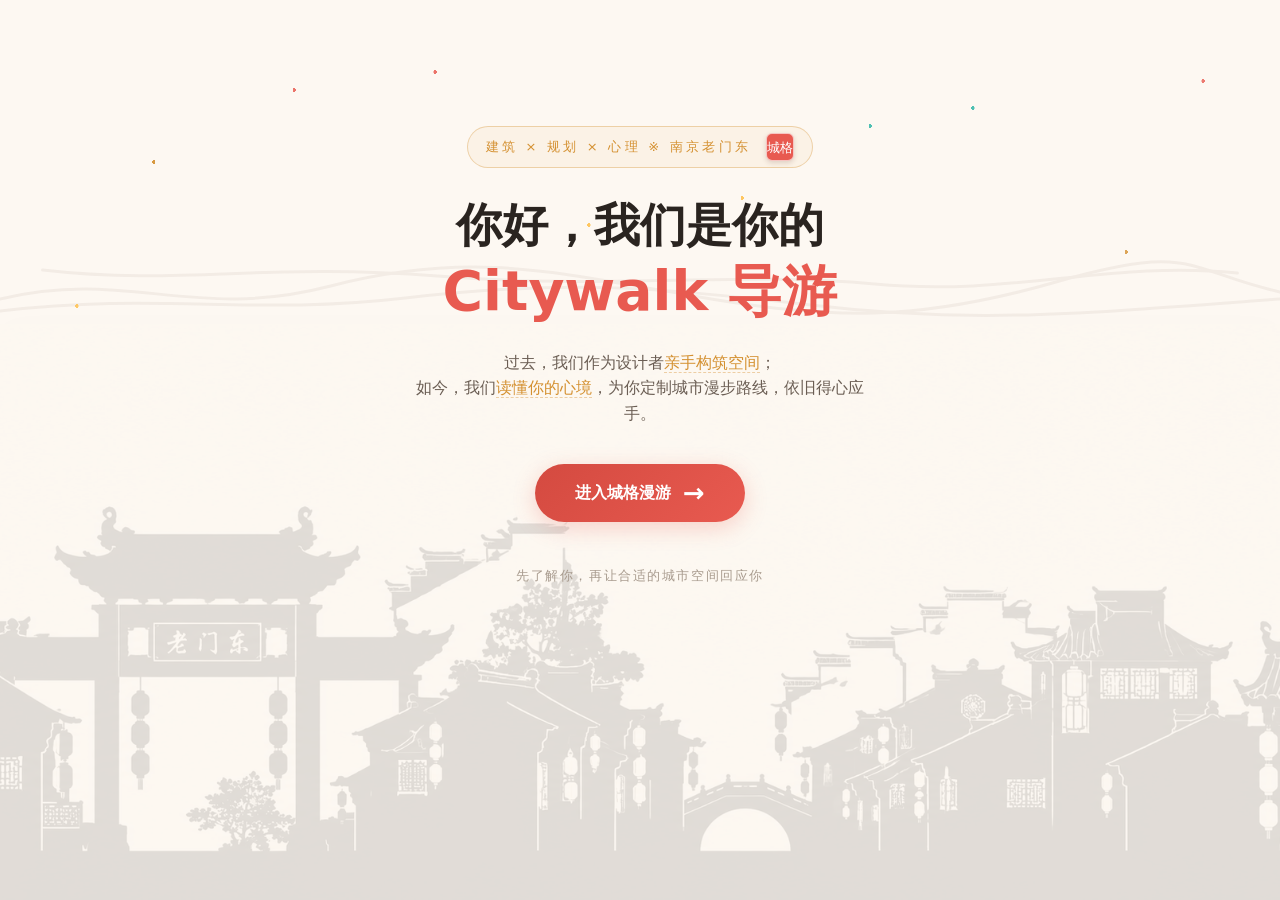
<file: docs/index.html>
<!DOCTYPE html>
<html lang="zh-CN">
<head>
<meta charset="UTF-8">
<meta name="viewport" content="width=device-width, initial-scale=1.0">
<title>城格·漫游 · 你的 Citywalk 导游</title>
<link rel="stylesheet" href="./assets/light/styles.css?v=20260902-replan-demo-1">
</head>
<body>

<!-- ① 封面 -->
<section id="scr-cover" class="screen active">
  <div class="skyline" aria-hidden="true">
    <img class="skyline-illustration" src="./assets/light/old_mendong-silhouette.png" alt="" />
    <div class="ink-scratches" aria-hidden="true">
      <svg viewBox="0 0 1200 80" preserveAspectRatio="none">
        <path d="M0 55 C120 24 180 78 310 42 S520 28 650 52 S860 78 990 38 S1110 26 1200 48" />
        <path d="M0 67 C150 48 235 72 380 54 S610 42 760 61 S1010 70 1200 55" />
        <path d="M40 26 C170 42 250 18 410 32 S690 27 820 40 S1040 16 1160 29" />
      </svg>
    </div>
    <div class="stars"></div>
  </div>

  <div class="cover-inner">
    <div class="cover-badge">建筑 × 规划 × 心理 ※ 南京老门东 <span class="cover-seal" aria-label="城格印章">城格</span></div>
    <h1>你好，我们是你的<br><em>Citywalk 导游</em></h1>
    <p class="cover-lede">过去，我们作为设计者<span class="hl">亲手构筑空间</span>；<br>
      如今，我们<span class="hl">读懂你的心境</span>，为你定制城市漫步路线，依旧得心应手。</p>
    <p id="welcome-back" class="welcome-back" hidden></p>
    <div class="cover-intro-action">
      <button id="btn-enter-hub" class="btn btn-primary btn-big-cta">进入城格漫游 <span class="cta-arrow">→</span></button>
    </div>
    <p class="cover-foot">先了解你，再让合适的城市空间回应你</p>
  </div>
</section>

<!-- ② 旅程选择 -->
<section id="scr-hub" class="screen">
  <header class="scr-head hub-head">
    <button class="back" data-back="cover">←</button>
    <div class="slogan">城格 · 漫游</div>
  </header>
  <div class="hub-wrap">
    <div class="cover-actions">
      <div class="cover-heart-choices">
        <div class="heart-lines" aria-hidden="true">
          <svg class="heart-ecg heart-ecg-red" viewBox="0 0 1200 60" preserveAspectRatio="none" xmlns="http://www.w3.org/2000/svg">
            <path d="M0 30 H140 l12 0 7 -19 10 39 8 -20 H330 l12 0 7 -14 9 29 8 -15 H520 l14 0 8 -24 11 46 9 -22 H735 l12 0 7 -17 10 34 8 -17 H930 l14 0 8 -23 11 44 9 -21 H1200"/>
          </svg>
          <svg class="heart-ecg heart-ecg-gold" viewBox="0 0 1200 60" preserveAspectRatio="none" xmlns="http://www.w3.org/2000/svg">
            <path d="M0 30 H115 l15 0 8 -15 10 31 9 -16 H300 l13 0 8 -21 11 42 9 -21 H500 l13 0 8 -16 10 33 8 -17 H700 l13 0 8 -23 11 45 9 -22 H900 l13 0 8 -17 10 35 9 -18 H1200"/>
          </svg>
        </div>
        <button id="btn-start" class="btn btn-primary btn-heart-cta btn-heart-test">
          <span class="cta-heart">✦</span>
          <span class="cta-text">心动之钥</span>
          <span class="cta-sub">认识你的空间人格</span>
        </button>
        <button id="btn-mood-start" class="btn btn-primary btn-heart-cta btn-heart-mood">
          <span class="cta-heart">✦</span>
          <span class="cta-text">心境之钥</span>
          <span class="cta-sub">直接聊聊此刻的状态</span>
        </button>
      </div>
      <button id="btn-resume" class="btn btn-ghost" hidden>「<span id="resume-name"></span>」，你好呀。请选择上面的两把钥匙之一。无论你选择哪一把，我都会尽量读懂你，再为你推荐一条适合此刻的 Soulwalking 路线。</button>
    </div>
    <div class="hub-entry-grid">
      <article class="hub-entry-card hub-memory-card">
      <div>
          <span class="cover-memory-kicker">MEMORY</span>
          <h3>你的漫游回忆</h3>
          <p>自初次相逢，记忆便悄然生长</p>
          <small id="cover-memory-summary" hidden>完成第一次测试后，记忆会从这里慢慢生长。</small>
      </div>
        <button id="btn-memory-cover" class="hub-icon-btn" aria-label="打开你的漫游回忆"><span class="hub-icon ui-memory" aria-hidden="true"></span></button>
      </article>
      <article class="hub-entry-card hub-city-card">
        <div>
          <span class="cover-memory-kicker">CITY PARTNERS</span>
          <h3>城市共建计划</h3>
          <p>始于老门东，步履不息，止于至善</p>
        </div>
        <button id="btn-city-plan" class="hub-icon-btn" aria-label="打开城市共建计划"><span class="hub-icon ui-city" aria-hidden="true"></span></button>
      </article>
    </div>
    <p class="cover-foot">先了解你，再让合适的城市空间回应你</p>
  </div>
</section>

<!-- ③ 空间测试 -->
<section id="scr-test" class="screen">
  <header class="scr-head">
    <button class="back" data-back="hub">←</button>
    <div class="slogan">心动之钥 · Soulwalking</div>
    <div class="progress"><div id="test-progress"></div></div>
  </header>
  <div class="test-wrap">
    <div class="journey-welcome journey-welcome-coral">
      <span>HEART KEY · 心动之钥</span>
      <h2>欢迎来到心动之钥</h2>
      <p>您可以挑选您喜欢的空间场景，我会为您生成专属的 Soulwalking 路线。</p>
    </div>
    <div class="q-count"><span id="q-now">1</span> / 10</div>
    <h2 id="q-title" class="q-title"></h2>
    <div class="scene-pair" id="scene-pair"></div>
    <div class="test-nav">
      <button id="btn-prev-q" class="btn btn-outline test-nav-btn">上一题</button>
      <span class="test-hint">凭直觉点一张图就好</span>
      <button id="btn-skip-test" class="btn btn-outline test-nav-btn">跳过测试（也可以的）</button>
    </div>
  </div>
</section>

<!-- ③ 空间人格 -->
<section id="scr-persona" class="screen">
  <header class="scr-head">
    <div class="slogan">这是你的空间人格</div>
  </header>
  <div class="persona-wrap">
    <div class="persona-tag-card">
      <div class="persona-eyebrow">以后，我们就这样称呼你</div>
      <div class="persona-nickname" id="persona-nickname">「深巷寻梦人」</div>
      <div class="persona-poles" id="persona-poles"></div>
      <p class="persona-blurb" id="persona-blurb"></p>
      <div class="persona-likes" id="persona-likes"></div>
      <button id="btn-share" class="stamp" title="分享我的空间人格">
        <span class="stamp-inner">
          <span class="stamp-top">城格·漫游</span>
          <span class="stamp-mid">分享我的</span>
          <span class="stamp-mid">空间人格</span>
          <span class="stamp-top stamp-star">♥ 邮寄戳 ♥</span>
        </span>
      </button>
    </div>
    <div class="persona-actions">
      <button id="btn-to-mood" class="btn btn-primary btn-big-cta">
        <span class="cta-arrow">→</span> 以这个身份，进入聊聊你的心情
      </button>
      <button id="btn-persona-generate" class="btn btn-outline btn-big-cta">直接生成 Soulwalking 路线</button>
      <button id="btn-retest" class="btn btn-ghost">我还想再测一次</button>
    </div>
  </div>
</section>

<!-- ④ 心情聊天 -->
<section id="scr-mood" class="screen">
  <header class="scr-head">
    <button class="back" data-back="persona">←</button>
    <div class="slogan" id="mood-title">心境之钥 · Soulwalking</div>
  </header>
  <div class="mood-wrap">
    <div class="journey-welcome journey-welcome-gold">
      <span>MOOD KEY · 心境之钥</span>
      <h2>欢迎来到心境之钥</h2>
      <p>您可以和我随便聊聊今天的心情，我会为您生成一条回应此刻状态的 Soulwalking 路线。</p>
    </div>
    <section class="city-context" id="city-context" aria-live="polite">
      <div class="city-context-head">
        <div><span>OLD MENDONG · 此刻现场</span><h3>老门东天气与客流</h3></div>
        <small id="city-context-time">正在更新</small>
      </div>
      <div class="city-context-grid">
        <article><span class="context-label">实时天气</span><strong id="context-weather">正在查询天气数据…</strong><small id="context-weather-source">南京 · 老门东</small></article>
        <article><span class="context-label">文旅客流快照</span><strong id="context-crowd">正在读取景区舒适度…</strong><small id="context-crowd-source">按官方发布时点更新</small></article>
      </div>
    </section>
    <div class="chat" id="chat"></div>
    <div class="chips" id="mood-chips"></div>
    <div class="mood-input-row">
      <button id="btn-mic" class="mic" title="语音输入" aria-label="语音输入"><span class="ui-icon ui-mic" aria-hidden="true"></span></button>
      <input id="mood-input" type="text" placeholder="和导游说说今天…" autocomplete="off">
      <button id="btn-send" class="btn btn-small">发送</button>
    </div>
    <div id="mic-status" class="mic-status" hidden></div>
    <div class="mood-actions">
      <button id="btn-mood-to-test" class="btn btn-outline mood-choice-btn">
        <span>回到心动之钥</span><small>我想测测自己的空间人格</small>
      </button>
      <button id="btn-generate" class="btn btn-primary mood-choice-btn">
        <span>生成 Soulwalking 路线</span><small>什么都不说也可以，慢慢来</small>
      </button>
    </div>
  </div>
</section>

<!-- ⑤ 思考 -->
<section id="scr-think" class="screen">
  <div class="think-wrap">
    <div class="think-heart"><div class="heart"></div></div>
    <div class="think-kicker">SOULWALKING AGENT · 正在连接线索</div>
    <div class="think-title" id="think-title">正在为「你」认真思考…</div>
    <p class="think-lede">我会把你说过的话、空间数据和现场条件放在一起，再慢慢得出这一次的路线。</p>
    <div class="think-live" aria-live="polite">
      <i aria-hidden="true"></i><span id="think-live-text">正在听懂你的话</span><span class="live-ellipsis" aria-hidden="true">•••</span>
    </div>
    <div class="think-steps" id="think-steps"></div>
    <div class="think-ecg"><svg viewBox="0 0 400 40" preserveAspectRatio="none">
      <path d="M0 20 H150 l8 0 4 -12 6 24 4 -12 H400" fill="none" stroke="#e85a50" stroke-width="2" class="ecg-run"/>
    </svg></div>
  </div>
</section>

<!-- ⑥ 路线结果 -->
<section id="scr-route" class="screen">
  <header class="scr-head">
    <div class="slogan" id="route-title">今日 Soulwalking 路线</div>
  </header>
    <div class="route-wrap">
    <div class="route-meta" id="route-meta"></div>
    <section class="route-guide card" id="route-guide" hidden aria-live="polite">
      <span class="route-guide-kicker">SOULWALKING GUIDE</span>
      <h2>为你安排的这段漫游</h2>
      <p id="route-guide-text"></p>
      <small>基于你的当下需求、实测空间资料与路线信息生成。</small>
    </section>
    <div class="route-map card" id="route-map"></div>
    <div class="route-map-actions">
      <button id="btn-challenge" class="btn btn-outline"><span class="button-icon ui-challenge" aria-hidden="true"></span>挑战模式｜看看另一种城市吧</button>
    </div>
    <div id="route-badge" class="route-badge" hidden></div>
    <div class="gentle-note" id="route-gentle">不是其他空间不好，只是此刻的你，或许更适合被安静、舒展的地方轻轻接住。</div>
    <div class="route-stops" id="route-stops"></div>
    <div class="route-actions">
      <button id="btn-depart" class="btn btn-primary"><span class="button-icon ui-compass" aria-hidden="true"></span>立即出发｜开启一段心动漫游</button>
      <button id="btn-open-print" class="btn btn-harvest">生成打卡地图｜分享好友或打印纸质版</button>
    </div>

    <div id="print-map-card" class="print-map-card">
      <div class="pmc-head">
        <div>
          <small>CITYWALK CHECK-IN MAP</small>
          <h3 id="print-route-title">老门东路线打卡地图</h3>
          <p id="print-route-meta"></p>
        </div>
        <div class="pmc-brand"><b>城格·漫游</b><span>SoulWalking</span></div>
      </div>
      <p class="pmc-tip">到访后在方框里写日期、贴票根或盖小章；左上角序号对应路线顺序。</p>
      <div id="print-route-map" class="print-route-map" aria-label="路线示意图"></div>
      <div id="print-route-intro" class="print-route-intro"></div>
      <div id="print-stop-grid" class="print-stop-grid"></div>
    </div>
  </div>
</section>

<!-- 打卡分享地图 -->
<section id="scr-print" class="screen">
  <header class="scr-head">
    <div class="slogan">可分享的路线打卡地图</div>
  </header>
  <div class="route-wrap">
    <div id="share-print-card" class="print-share-host"></div>
    <div class="route-actions print-actions">
      <button id="btn-copy-route-link" class="btn btn-outline">复制链接</button>
      <button id="btn-download-route-image" class="btn btn-outline">下载路线海报</button>
      <button id="btn-print-route" class="btn btn-primary">打印 / 保存为 PDF</button>
      <button data-back="route" class="btn btn-outline">返回路线</button>
    </div>
  </div>
</section>

<!-- ⑦ 出发漫游 -->
<section id="scr-walk" class="screen">
  <header class="scr-head">
    <div class="slogan" id="walk-title">出发漫游中</div>
  </header>
  <div class="walk-wrap">
    <div class="departure-note" id="departure-note"><span>起点判断</span><p>结合您当前的位置与老门东各入口的通达条件，北门通常更便于抵达，也更适合作为这次路线的起点。这次，我们先从老门东北门慢慢出发。</p></div>
    <div class="walk-progress" id="walk-progress"></div>
    <div class="walk-route-story" id="walk-route-story"></div>
    <div class="walk-map card" id="walk-map"></div>
    <div class="walk-current card" id="walk-current"></div>
    <div class="walk-stamps" id="walk-stamps"></div>
    <div class="walk-actions">
      <button id="btn-arrive" class="btn btn-primary"><span class="button-icon ui-pin" aria-hidden="true"></span>我到了这一站</button>
      <button id="btn-next-stop" class="btn btn-outline" hidden>前往下一站 →</button>
      <button id="btn-end-walk" class="btn btn-harvest">结束漫游 · 看看今天的收获</button>
    </div>
    <div class="walk-feedback" id="walk-feedback">
      <div class="wf-label">路上有变化？随时喊我：</div>
      <div class="chips" id="walk-chips"></div>
      <div class="walk-feedback-input">
        <button id="btn-walk-mic" class="mic" title="语音告诉我路上的变化" aria-label="语音告诉我路上的变化"><span class="ui-icon ui-mic" aria-hidden="true"></span></button>
        <input id="walk-input" type="text" placeholder="告诉我路上发生了什么…" autocomplete="off">
        <button id="btn-walk-send" class="btn btn-small">发送</button>
      </div>
      <div id="walk-mic-status" class="mic-status" hidden></div>
    </div>
    <div class="walk-explain-block">
      <button id="btn-walk-explain" class="btn btn-outline btn-walk-explain">解释这次漫游 ✦</button>
      <div id="walk-explain-panel" class="walk-explain-panel" hidden></div>
    </div>
  </div>
</section>

<!-- 城市共建计划 -->
<section id="scr-city-plan" class="screen">
  <header class="scr-head">
    <button class="back" data-back="hub">←</button>
    <div class="slogan">城市共建计划</div>
  </header>
  <div class="city-plan-wrap">
    <section class="city-plan-hero">
      <span class="memory-kicker">CITY PARTNERS · 城市空间共建</span>
      <h2>始于老门东，步履不息，<br>止于至善。</h2>
      <p>我们希望让城市空间不只被看见，也被理解。每一个真实场所，都可以成为 Agent 认识城市、回应人的一部分。</p>
    </section>

    <div class="city-story-grid">
      <article class="city-story-card">
        <span>我们是谁</span>
        <h3>从空间设计者，到城市漫游 Agent</h3>
        <p>我们以建筑与城乡规划的空间理解为基础，把真实场所、人的偏好与当下心境连接起来，为每一次漫游寻找更合适的回应。</p>
      </article>
      <article class="city-story-card">
        <span>设计理念</span>
        <h3>不是给空间贴标签，而是理解人与空间的关系</h3>
        <p>空间没有绝对的好坏。我们关注它在什么时间、什么情境下更适合谁，也让用户的喜欢、不喜欢和现场反馈持续修正推荐。</p>
      </article>
    </div>

    <section class="city-plan-card">
      <span class="memory-kicker">OUR PLAN</span>
      <h3>我们的计划</h3>
      <div class="city-network-list city-plan-list">
        <span class="city-chip active"><i></i>老门东 · 试点中</span>
        <span class="city-chip starting"><i></i>夫子庙 · 启动中</span>
        <span class="city-chip starting"><i></i>小西湖 · 启动中</span>
        <span class="city-chip starting"><i></i>白鹭洲 · 启动中</span>
      </div>
      <p>首站老门东已接入 37 个实测空间节点。未来，我们也会邀请更多街区、公共空间与城市伙伴加入，让每一段地方记忆都被更温柔地理解。</p>
      <div class="city-contact">
        <div><span>联系电话</span><a href="tel:185000888">185000888</a></div>
        <div><span>联系邮箱</span><a href="mailto:000888@edu.cn">000888@edu.cn</a></div>
      </div>
    </section>
  </div>
</section>

<!-- ⑨ 漫游记忆 -->
<section id="scr-memory" class="screen">
  <header class="scr-head">
    <button class="back" data-back="hub">←</button>
    <div class="slogan">你的漫游记忆</div>
  </header>
  <div class="memory-wrap">
    <div class="memory-hero">
      <span class="memory-kicker">SOUL MEMORY</span>
      <h2>这是你与城市，<br>一起写下的回忆录。</h2>
      <p>先看看留下了什么；想起哪一段，再轻轻点开。</p>
      <div class="memory-stats" id="memory-stats"></div>
    </div>

    <div class="memory-detail-panels">
    <section id="memory-detail-tests" class="memory-section memory-detail-panel" hidden>
      <div class="memory-section-head">
        <div><span>01</span><h3>测试过的你</h3></div>
        <small>最近四次</small>
      </div>
      <div id="memory-profile-list" class="memory-profile-list"></div>
      <button id="btn-memory-test" class="btn btn-outline memory-inline-action">再做一次空间测试</button>
      <button class="memory-close" data-memory-close>收起这一页</button>
    </section>

    <section id="memory-detail-stable" class="memory-section memory-report-card memory-detail-panel" hidden>
      <div class="memory-section-head">
        <div><span>02</span><h3>最稳定的喜欢</h3></div>
        <small>只作温和参考</small>
      </div>
      <div id="memory-report" class="memory-report"></div>
      <button class="memory-close" data-memory-close>收起这一页</button>
    </section>

    <section id="memory-detail-distance" class="memory-section memory-detail-panel" hidden>
      <div class="memory-section-head">
        <div><span>03</span><h3>走过的路</h3></div>
        <small>最近四段</small>
      </div>
      <div id="memory-journey-list" class="memory-journey-list"></div>
      <button class="memory-close" data-memory-close>收起这一页</button>
    </section>

    <section id="memory-detail-likes" class="memory-section memory-detail-panel" hidden>
      <div class="memory-section-head"><div><span>04</span><h3>心动过的场景</h3></div><small>点击回忆</small></div>
      <div id="memory-like-list" class="memory-scene-memory"></div>
      <button class="memory-close" data-memory-close>收起这一页</button>
    </section>

    <section id="memory-detail-photos" class="memory-section memory-detail-panel" hidden>
      <div class="memory-section-head"><div><span>05</span><h3>拍照留住的场景</h3></div><small>你的城市相册</small></div>
      <div id="memory-photo-list" class="memory-scene-memory"></div>
      <button class="memory-close" data-memory-close>收起这一页</button>
    </section>
    <section id="memory-scene-recall" class="memory-scene-recall" hidden aria-live="polite"></section>
    </div>

    <section id="bigfive-easter-egg" class="bigfive-easter-egg" hidden>
      <div><span>RESEARCH EGG · CBF-PI-15</span><h3>一枚可以随时打开的研究彩蛋</h3><p>如果你愿意，可以试试15道大五人格题。它不会定义你，只帮助我们再多理解一点。</p></div>
      <button id="btn-bigfive-entry" class="btn btn-outline">轻轻打开</button>
    </section>
  </div>
</section>

<!-- ⑩ CBF-PI-15 中国大五人格量表 -->
<section id="scr-bigfive" class="screen">
  <header class="scr-head">
    <button class="back" data-back="memory">←</button>
    <div class="slogan">CBF-PI-15 · 中国大五人格量表</div>
    <div class="progress"><div id="bigfive-progress"></div></div>
  </header>
  <div class="bigfive-wrap">
    <div class="bigfive-intro">
      <span>RESEARCH-BASED · 15 ITEMS</span>
      <h2>没有标准答案，<br>只需要选择更像你的那一个。</h2>
      <p>我们会把结果当作理解空间偏好的补充线索，而不是对你的定义或诊断。</p>
    </div>
    <div class="bigfive-count"><span id="bigfive-now">1</span> / 15</div>
    <article class="bigfive-question-card">
      <h3 id="bigfive-question"></h3>
      <div id="bigfive-options" class="bigfive-options"></div>
    </article>
    <div class="bigfive-nav">
      <button id="btn-bigfive-prev" class="btn btn-outline">上一题</button>
      <small>凭第一感受选择就好</small>
    </div>
  </div>
</section>

<section id="scr-bigfive-result" class="screen">
  <header class="scr-head">
    <button class="back" data-back="memory">←</button>
    <div class="slogan">大五人格 · 补充画像</div>
  </header>
  <div class="bigfive-result-wrap">
    <div class="bigfive-result-head">
      <span>ONE MORE WAY TO KNOW YOU</span>
      <h2>谢谢你，让我们又多认识了你一点。</h2>
      <p>这不是结论，只是五束不同方向的光。我们会轻轻地把它加入路线推荐。</p>
    </div>
    <div id="bigfive-space-persona" class="bigfive-space-persona"></div>
    <div class="bigfive-result-grid">
      <div id="bigfive-radar" class="bigfive-radar"></div>
      <div id="bigfive-bars" class="bigfive-bars"></div>
    </div>
    <div class="bigfive-result-note">已按“原偏好 70% ＋ 大五映射 30%”融入后续空间推荐；结果仅用于改善 Soulwalking 推荐，不构成医学、心理或人格诊断。</div>
    <div class="bigfive-result-actions">
      <button id="btn-bigfive-mood" class="btn btn-primary">带着这份理解，聊聊今天</button>
      <button id="btn-bigfive-memory" class="btn btn-outline">回到漫游记忆</button>
    </div>
  </div>
</section>

<!-- ⑧ 漫游结束·反馈 -->
<section id="scr-finish" class="screen">
  <div class="finish-wrap">
    <div class="finish-heart"><div class="heart"></div></div>
    <h2 class="finish-title">漫游结束 ♥</h2>
    <div class="finish-summary" id="finish-summary"></div>
    <div class="finish-stamps" id="finish-stamps"></div>
    <div class="finish-favorites" id="finish-favorites">
      <div class="wf-label">今天哪一站最让你心动？<span class="ff-sub">可点选，告诉我们下次多带你来这里</span></div>
      <div class="finish-fav-grid" id="finish-fav-grid"></div>
    </div>
    <div class="finish-rate">
      <div class="wf-label">这次旅程合心意吗？</div>
      <div class="stars-row" id="stars-row"></div>
    </div>
    <input id="finish-note" class="finish-input" type="text" placeholder="一句话记录今天（可选）">
    <div class="finish-actions">
      <button id="btn-submit-finish" class="btn btn-primary">提交反馈</button>
      <button id="btn-finish-home" class="btn btn-ghost">回到首页</button>
    </div>
  </div>
</section>

<!-- 盖章弹窗 -->
<div id="stamp-modal" class="stamp-modal" hidden>
  <div class="stamp-modal-mask"></div>
  <div class="stamp-modal-box">
    <div class="stamp-pop" id="stamp-pop">
      <div class="stamp-pop-ring">打卡成功</div>
      <div class="stamp-pop-name" id="stamp-pop-name"></div>
      <div class="stamp-pop-sub">印章已收入你的漫游护照</div>
    </div>
    <div id="stamp-inline-note" class="stamp-inline-note" role="status" hidden>
      <span>♡</span><p>抱歉，我会记住，努力学习。</p>
    </div>
    <div class="stamp-modal-actions">
      <div class="stamp-acts-row">
        <button class="stamp-mini" data-stamp-act="like" title="点赞这一站" aria-pressed="false">
          <span class="sa-icon" aria-hidden="true"></span><span class="sa-text">点赞</span>
        </button>
        <button class="stamp-mini" data-stamp-act="dislike" title="这一站不太适合" aria-pressed="false">
          <span class="sa-icon" aria-hidden="true"></span><span class="sa-text">踩一下</span>
        </button>
        <button class="stamp-mini" data-stamp-act="comment" title="评论这一站" aria-pressed="false">
          <span class="sa-icon" aria-hidden="true"></span><span class="sa-text">评论</span>
        </button>
        <button class="stamp-mini" data-stamp-act="photo" title="拍照收藏" aria-pressed="false">
          <span class="sa-icon" aria-hidden="true"></span><span class="sa-text">拍照收藏</span>
        </button>
      </div>
      <button class="btn btn-primary stamp-collect" data-stamp-act="close">
        收好印章，继续走走 <span class="arrow-right">→</span>
      </button>
    </div>
    <input id="stamp-note-input" class="finish-input stamp-comment-input" type="text" placeholder="写一句评论，按回车保存…" hidden>
  </div>
</div>

<!-- 感谢·居中弹层（finish 提交后显示） -->
<div id="thanks-modal" class="thanks-modal" hidden>
  <div class="thanks-card">
    <div class="thanks-heart">
      <svg viewBox="0 0 100 90" xmlns="http://www.w3.org/2000/svg">
        <path d="M50 80 L12 42 Q4 28 16 18 Q28 8 40 18 Q44 22 50 28 Q56 22 60 18 Q72 8 84 18 Q96 28 88 42 Z"
          fill="url(#t-h)"/>
        <defs><linearGradient id="t-h" x1="0" y1="0" x2="0" y2="1">
          <stop offset="0" stop-color="#e85a50"/><stop offset="1" stop-color="#d44a40"/>
        </linearGradient></defs>
      </svg>
    </div>
    <div class="thanks-msg" id="thanks-msg"></div>
    <button id="btn-thanks-ok" class="btn btn-primary">回到首页</button>
  </div>
</div>

<div id="toast" class="toast" hidden></div>
<div id="err-fallback" class="toast" style="background:var(--coral-deep);color:#fff;display:block" hidden></div>

<script src="./assets/light/data.js?v=20260902-replan-demo-1"></script>
<script src="./assets/light/app.js?v=20260902-replan-demo-1"></script>
</body>
</html>
</file>
<file: docs/assets/light/styles.css>
/* ============================================================
   城格·漫游 · styles.css —— 亮色版
   暖阳奶白 × 心动珊瑚 × 琥珀暖光
   ============================================================ */
:root {
  --bg: #f5f0eb;
  --bg2: #ede6df;
  --card: #ffffff;
  --card2: #f8f4ef;
  --line: #ddd4cb;
  --ink: #2a2420;
  --ink-dim: #6b5e54;
  --ink-faint: #a89b8e;
  --coral: #e85a50;
  --coral-deep: #d44a40;
  --amber: #d49030;
  --teal: #2db5a6;
  --win: #ffc04d;
  --shadow: 0 10px 30px rgba(0,0,0,.08);
  --radius: 18px;
}
* { box-sizing: border-box; margin: 0; padding: 0; }
html { -webkit-text-size-adjust: 100%; }
body {
  background: var(--bg);
  color: var(--ink);
  font-family: "PingFang SC", "Microsoft YaHei", "Segoe UI", system-ui, sans-serif;
  min-height: 100vh;
  overflow-x: hidden;
  line-height: 1.6;
}
button { font-family: inherit; }

/* ---------- 屏切换 ---------- */
.screen { display: none; min-height: 100vh; padding: 32px clamp(28px, 5vw, 96px) 64px; max-width: 1600px; margin: 0 auto; }
.screen.active { display: block; animation: fadeUp .5s ease both; }
/* 全局兜底：HTML 的 [hidden] 属性必须生效，不能被下面的 display: flex/grid 盖掉 */
[hidden] { display: none !important; }
@keyframes fadeUp { from { opacity: 0; transform: translateY(14px); } to { opacity: 1; transform: none; } }

/* ---------- 通用 ---------- */
.btn {
  position: relative;
  border: none; border-radius: 999px; cursor: pointer;
  padding: 12px 26px; font-size: 15px; font-weight: 600;
  transition: transform .15s ease, box-shadow .15s ease, opacity .15s;
}
.btn:active { transform: scale(.97); }
.btn:disabled { opacity: .35; cursor: not-allowed; }
.btn-primary { background: linear-gradient(135deg, var(--coral-deep), var(--coral)); color: #fff; box-shadow: 0 6px 22px rgba(232,90,80,.25); }
.btn-outline { background: transparent; border: 1.5px solid var(--coral); color: var(--coral); }
.btn-outline:hover:not(:disabled) { background: rgba(232,90,80,.08); }
.btn-ghost { background: transparent; color: var(--ink-dim); padding: 10px 16px; }
.btn-ghost:hover { color: var(--ink); }
.btn-small { padding: 9px 18px; font-size: 14px; }

/* 参考图风格：圆润、统一的线性操作图标 */
.button-icon, .ui-icon, .inline-icon { position: relative; display: inline-block; flex: 0 0 auto; color: currentColor; }
.button-icon { width: 20px; height: 20px; vertical-align: -4px; margin-right: 7px; }
.inline-icon { width: 18px; height: 18px; margin-right: 8px; vertical-align: -3px; }
.ui-compass::before {
  content: ""; position: absolute; inset: 1px; border: 1.7px solid currentColor; border-radius: 50%;
}
.ui-compass::after {
  content: ""; position: absolute; width: 6px; height: 6px; left: 7px; top: 7px;
  border-top: 1.7px solid currentColor; border-right: 1.7px solid currentColor; transform: rotate(-22deg);
}
.ui-pin::before {
  content: ""; position: absolute; width: 12px; height: 12px; left: 3px; top: 1px;
  border: 1.7px solid currentColor; border-radius: 50% 50% 50% 0; transform: rotate(-45deg);
  background: radial-gradient(circle at 50% 50%, currentColor 0 1.8px, transparent 2px);
}
.ui-challenge::before {
  content: ""; position: absolute; width: 11px; height: 11px; left: 4px; top: 4px;
  border: 1.7px solid currentColor; border-radius: 3px; transform: rotate(45deg);
}
.ui-challenge::after {
  content: ""; position: absolute; width: 3px; height: 3px; left: 8px; top: 8px;
  border-radius: 50%; background: currentColor;
}
.ui-mic { width: 18px; height: 20px; }
.ui-mic::before {
  content: ""; position: absolute; left: 5px; top: 1px; width: 8px; height: 12px;
  border: 1.7px solid currentColor; border-radius: 6px;
}
.ui-mic::after {
  content: ""; position: absolute; left: 3px; top: 9px; width: 12px; height: 8px;
  border: 1.7px solid currentColor; border-top: 0; border-radius: 0 0 8px 8px;
}

/* 主按钮呼吸 + 跳动 */
@keyframes btnPulse {
  0%, 100% { transform: scale(1); box-shadow: 0 6px 22px rgba(232,90,80,.25); }
  50% { transform: scale(1.045); box-shadow: 0 10px 32px rgba(232,90,80,.40); }
}
.btn-pulse { animation: btnPulse 1.6s ease-in-out infinite; }
.btn-pulse::before {
  content: ''; position: absolute; inset: -2px; border-radius: 999px;
  background: linear-gradient(135deg, var(--coral-deep), var(--coral));
  z-index: -1; opacity: .3; filter: blur(14px);
  animation: btnPulseGlow 1.6s ease-in-out infinite;
}
@keyframes btnPulseGlow {
  0%, 100% { opacity: .2; transform: scale(1); }
  50% { opacity: .45; transform: scale(1.08); }
}
.scr-head { display: flex; align-items: center; gap: 14px; margin-bottom: 20px; flex-wrap: wrap; }
.back {
  background: var(--card); border: 1px solid var(--line); color: var(--ink-dim);
  width: 36px; height: 36px; border-radius: 50%; cursor: pointer; font-size: 15px;
  transition: color .15s, border-color .15s;
}
.back:hover { color: var(--ink); border-color: var(--ink-faint); }
.slogan { font-size: 15px; color: var(--ink-dim); letter-spacing: .06em; }
.progress { flex-basis: 100%; height: 4px; background: var(--line); border-radius: 2px; overflow: hidden; }
.progress > div { height: 100%; width: 0%; background: linear-gradient(90deg, var(--coral-deep), var(--coral)); transition: width .35s ease; }

.toast {
  position: fixed; left: 50%; bottom: 36px; transform: translateX(-50%);
  background: var(--card); color: var(--ink); border: 1px solid var(--line);
  padding: 10px 22px; border-radius: 999px; font-size: 14px; z-index: 99;
  box-shadow: var(--shadow); animation: fadeUp .3s ease both;
}

/* ============================================================
   ① 封面
   ============================================================ */
#scr-cover { position: relative; max-width: none; padding: 0; overflow: hidden; background: #fdf8f2; }
.skyline { position: absolute; inset: 0; background: #fdf8f2; }
.skyline-illustration {
  position: absolute; bottom: 0; left: 0;
  width: 100%; height: 64vh; min-height: 260px;
  object-fit: cover; object-position: 20% center; display: block;
  opacity: .12; filter: drop-shadow(0 4px 18px rgba(74,30,20,.12)) saturate(1.02);
}
.ink-scratches { position: absolute; left: 0; right: 0; bottom: 64vh; height: 80px; pointer-events: none; opacity: .05; }
.ink-scratches svg { width: 100%; height: 100%; display: block; }
.ink-scratches path { fill: none; stroke: #4a1e14; stroke-width: 3; stroke-linecap: round; }
@keyframes ecgDraw { to { stroke-dashoffset: 0; } }
.stars, .stars::after {
  position: absolute; inset: 0;
  background-image:
    radial-gradient(3.5px 3.5px at 12% 18%, rgba(212,144,48,.7) 50%, transparent 51%),
    radial-gradient(3.5px 3.5px at 23% 10%, rgba(232,90,80,.6) 50%, transparent 51%),
    radial-gradient(3.5px 3.5px at 34% 8%, rgba(232,90,80,.6) 50%, transparent 51%),
    radial-gradient(3.5px 3.5px at 46% 25%, rgba(255,192,77,.65) 50%, transparent 51%),
    radial-gradient(3.5px 3.5px at 58% 22%, rgba(255,192,77,.65) 50%, transparent 51%),
    radial-gradient(3.5px 3.5px at 68% 14%, rgba(45,181,166,.6) 50%, transparent 51%),
    radial-gradient(3.5px 3.5px at 76% 12%, rgba(45,181,166,.6) 50%, transparent 51%),
    radial-gradient(3.5px 3.5px at 88% 28%, rgba(212,144,48,.55) 50%, transparent 51%),
    radial-gradient(3.5px 3.5px at 94% 9%, rgba(232,90,80,.55) 50%, transparent 51%),
    radial-gradient(3.5px 3.5px at 6% 34%, rgba(255,192,77,.6) 50%, transparent 51%);
  animation: twinkle 4s ease-in-out infinite alternate;
}
.stars::after { content: ""; animation-delay: 2s; }
@keyframes twinkle { from { opacity: .3; } to { opacity: .75; } }

.cover-inner {
  position: relative; z-index: 2; max-width: 1080px; margin: 0 auto;
  padding: 14vh 24px 10vh; text-align: center;
}
.cover-badge {
  display: inline-block; font-size: 13px; letter-spacing: .25em; color: var(--amber);
  border: 1px solid rgba(212,144,48,.35); border-radius: 999px; padding: 6px 18px; margin-bottom: 28px;
  background: rgba(212,144,48,.06);
}
.cover-seal {
  display: inline-flex; align-items: center; justify-content: center;
  width: 28px; height: 28px; margin-left: 8px; vertical-align: middle;
  color: #fff; background: var(--coral); border: 1px solid rgba(255,255,255,.65);
  border-radius: 6px; font-family: "STKaiti", "KaiTi", serif; font-size: 13px;
  letter-spacing: 0; line-height: 1; box-shadow: 0 2px 5px rgba(74,30,20,.16);
}
#scr-cover h1 { font-size: clamp(30px, 6vw, 46px); font-weight: 800; line-height: 1.3; color: var(--ink); }
#scr-cover h1 em { font-style: normal; color: var(--coral); font-size: 1.2em; font-weight: 900; }
.cover-lede { margin: 22px auto 0; max-width: 460px; color: var(--ink-dim); font-size: 16px; }
.cover-lede .hl { color: var(--amber); border-bottom: 1px dashed rgba(212,144,48,.4); }
.welcome-back { margin-top: 18px; color: var(--teal); font-size: 14px; }
.cover-intro-action { display: flex; justify-content: center; margin-top: 38px; }
.cover-intro-action .btn { min-width: 210px; }
.cover-actions { margin-top: 40px; display: flex; flex-direction: column; gap: 14px; align-items: center; }
.cover-heart-choices {
  position: relative; display: flex; align-items: center; justify-content: center;
  gap: clamp(22px, 5vw, 64px); width: 100%; isolation: isolate;
}
.heart-lines {
  position: absolute; z-index: -1; left: 50%; top: 46%; transform: translate(-50%, -50%);
  width: 100vw; height: 92px; pointer-events: none; overflow: hidden;
}
.heart-ecg { position: absolute; inset: 0; width: 100%; height: 100%; overflow: visible; }
.heart-ecg path {
  fill: none; stroke-linecap: round; stroke-linejoin: round; stroke-dasharray: 2500; stroke-dashoffset: 2500;
}
.heart-ecg-red { transform: translateY(-7px); }
.heart-ecg-red path {
  stroke: var(--coral); stroke-width: 2.7; opacity: .78;
  filter: drop-shadow(0 0 4px rgba(232,90,80,.44));
  animation: ecgFlowForward 6.4s linear infinite, lineShimmer 3s ease-in-out infinite;
}
.heart-ecg-gold { transform: translateY(8px) scaleX(-1); }
.heart-ecg-gold path {
  stroke: #D49030; stroke-width: 2.4; opacity: .72;
  filter: drop-shadow(0 0 4px rgba(212,144,48,.42));
  animation: ecgFlowForward 7s linear infinite .45s, lineShimmer 3.4s ease-in-out infinite .3s;
}
@keyframes ecgFlowForward { to { stroke-dashoffset: 0; } }
@keyframes lineShimmer { 0%,100% { opacity: .52; } 42% { opacity: .9; } 58% { opacity: .7; } }

/* 双层圆润心型 CTA：外层轻、内层重，稳定闪烁 */
.btn-heart-cta {
  --heart-outer-a: #f5aaa5; --heart-outer-b: #f1c1b2;
  --heart-inner-a: #d74b42; --heart-inner-b: #ed6c61;
  display: flex; flex-direction: column; align-items: center;
  justify-content: center; width: 224px; height: 192px; padding: 30px 30px 47px;
  border-radius: 0; background: transparent; box-shadow: none;
  transform-origin: 50% 58%; isolation: isolate;
  animation: heartCtaGlow 3.2s ease-in-out infinite;
  will-change: transform, filter; color: #fff;
}
.btn-heart-cta::before, .btn-heart-cta::after {
  content: ""; position: absolute; inset: 0; z-index: -2; pointer-events: none;
  clip-path: path("M 112 190 C 99 178 21 128 9 69 C -1 21 54 -11 112 42 C 170 -11 225 21 215 69 C 203 128 125 178 112 190 Z");
}
.btn-heart-cta::before {
  background:
    radial-gradient(circle at 25% 30%, rgba(255,255,255,.9) 0 1.3px, transparent 2.7px),
    radial-gradient(circle at 74% 24%, rgba(255,255,255,.72) 0 1px, transparent 2.3px),
    radial-gradient(circle at 83% 49%, rgba(255,255,255,.64) 0 1.2px, transparent 2.6px),
    linear-gradient(145deg, var(--heart-outer-a), var(--heart-outer-b));
  filter: drop-shadow(0 12px 17px rgba(84,59,39,.14));
  animation: heartOuterShimmer 3.4s ease-in-out infinite;
}
.btn-heart-cta::after {
  z-index: -1; transform: scale(.82); transform-origin: 50% 51%;
  background:
    radial-gradient(circle at 29% 34%, rgba(255,255,255,.95) 0 1.5px, transparent 3px),
    radial-gradient(circle at 67% 28%, rgba(255,255,255,.82) 0 1.1px, transparent 2.4px),
    radial-gradient(circle at 74% 55%, rgba(255,255,255,.72) 0 1.3px, transparent 2.7px),
    linear-gradient(145deg, var(--heart-inner-a), var(--heart-inner-b));
  animation: heartInnerShimmer 3.4s ease-in-out infinite .28s;
}
.btn-heart-cta > span { position: relative; z-index: 2; }
.btn-heart-cta .cta-heart {
  font-size: 22px; line-height: 1; display: block; padding: 3px 0 4px;
  color: rgba(255,255,255,.95); text-shadow: 0 0 9px rgba(255,255,255,.9);
  animation: starTwinkle 2.2s ease-in-out infinite;
}
.btn-heart-cta .cta-kicker { font-size: 9px; line-height: 1.2; letter-spacing: .12em; opacity: .78; }
.btn-heart-cta .cta-text { max-width: 150px; font-size: 18px; font-weight: 800; line-height: 1.25; letter-spacing: .12em; text-align: center; }
.btn-heart-cta .cta-sub { max-width: 145px; margin-top: 5px; font-size: 10.5px; line-height: 1.45; letter-spacing: .04em; opacity: .84; }
.btn-heart-test { --heart-outer-a: #f5aaa5; --heart-outer-b: #f2c7b9; --heart-inner-a: #d84a41; --heart-inner-b: #ef7165; }
.btn-heart-mood {
  --heart-outer-a: #f8dfa3; --heart-outer-b: #f2ca70;
  --heart-inner-a: #D49030; --heart-inner-b: #D49030;
  animation-delay: .35s;
}
.btn-heart-mood::before, .btn-heart-mood::after, .btn-heart-mood .cta-heart { animation-delay: .55s; }
@keyframes heartCtaGlow {
  0%, 100% { transform: scale(.98); filter: brightness(.98); }
  45% { transform: scale(1.055); filter: brightness(1.07); }
  58% { transform: scale(1.035); filter: brightness(1.045); }
}
@keyframes heartOuterShimmer {
  0%,100% { opacity: .88; filter: drop-shadow(0 12px 17px rgba(84,59,39,.14)) brightness(1); }
  32% { opacity: 1; filter: drop-shadow(0 13px 19px rgba(84,59,39,.16)) brightness(1.07); }
  67% { opacity: .92; filter: drop-shadow(0 12px 17px rgba(84,59,39,.14)) brightness(1.02); }
}
@keyframes heartInnerShimmer { 0%,100% { opacity: .96; } 42% { opacity: 1; filter: brightness(1.08); } 72% { opacity: .95; } }
@keyframes starTwinkle { 0%,100% { opacity: .62; transform: scale(.86) rotate(0); } 45% { opacity: 1; transform: scale(1.16) rotate(12deg); } 70% { opacity: .78; transform: scale(.96) rotate(4deg); } }
.btn-heart-cta:hover { filter: brightness(1.08); }
.btn-heart-cta:focus-visible { outline: 4px solid rgba(45,181,166,.34); outline-offset: 5px; }

.btn-big-cta { display: flex; align-items: center; justify-content: center; gap: 12px; padding: 16px 26px; font-size: 16px; }
.btn-big-cta .cta-arrow { font-size: 26px; line-height: 1; font-weight: 800; }
.cover-intro-action .btn-primary:hover { background: var(--coral); color: #fff; transform: translateY(-1px); }
.cover-foot { margin-top: 44px; font-size: 13px; color: var(--ink-faint); letter-spacing: .12em; }
.cover-memory-entry {
  width: min(900px, 100%); margin: 34px auto 0; padding: 17px 18px;
  display: flex; align-items: center; justify-content: space-between; gap: 18px;
  text-align: left; background: rgba(255,255,255,.7); border: 1px solid rgba(212,144,48,.22);
  border-radius: 18px; box-shadow: 0 10px 30px rgba(65,45,30,.06); backdrop-filter: blur(10px);
}
.cover-memory-entry > div { display: flex; flex-direction: column; min-width: 0; }
.cover-memory-kicker, .memory-kicker { font-size: 10px; letter-spacing: .18em; color: var(--amber); font-weight: 700; }
.cover-memory-entry b { margin-top: 4px; font-size: 15px; }
.cover-memory-entry small { margin-top: 4px; color: var(--ink-dim); font-size: 12px; line-height: 1.5; }
.cover-memory-entry .btn { flex-shrink: 0; padding: 9px 16px; font-size: 12px; }
.city-network-card {
  width: min(900px, 100%); margin: 14px auto 0; padding: 20px;
  background: linear-gradient(145deg, rgba(255,255,255,.82), rgba(248,244,239,.88));
  border: 1px solid var(--line); border-radius: 20px; text-align: left;
  box-shadow: 0 12px 36px rgba(70,50,36,.06); backdrop-filter: blur(10px);
}
.city-network-head { display: flex; justify-content: space-between; gap: 16px; align-items: baseline; }
.city-network-head span { color: var(--coral); font-size: 11px; letter-spacing: .12em; }
.city-network-head b { font-size: 14px; text-align: right; }
.city-network-list { display: flex; flex-wrap: wrap; gap: 7px; margin-top: 14px; }
.city-chip { padding: 5px 10px; border: 1px solid var(--line); border-radius: 999px; color: var(--ink-dim); font-size: 11px; }
.city-chip i { display: inline-block; width: 6px; height: 6px; margin-right: 5px; border-radius: 50%; background: var(--ink-faint); }
.city-chip.active { color: var(--teal); border-color: rgba(45,181,166,.28); background: rgba(45,181,166,.06); }
.city-chip.active i { background: var(--teal); box-shadow: 0 0 0 4px rgba(45,181,166,.1); }
.city-chip.starting i { background: var(--amber); }
.city-network-card p { margin-top: 13px; color: var(--ink-dim); font-size: 12.5px; line-height: 1.75; }

/* ---------- 第二页：旅程选择 ---------- */
#scr-hub { position: relative; overflow: hidden; }
.hub-head { position: relative; z-index: 3; }
.hub-wrap {
  max-width: 1420px; min-height: calc(100vh - 96px); margin: 0 auto; padding: 2vh 0 28px;
  display: flex; flex-direction: column; text-align: center;
}
.hub-wrap .cover-actions { margin-top: clamp(12px, 3vh, 38px); }
.hub-entry-grid {
  width: 100%; display: grid; grid-template-columns: repeat(2, minmax(0, 1fr));
  gap: clamp(18px, 2vw, 32px); margin-top: clamp(30px, 5vh, 60px); text-align: left;
}
.hub-wrap .cover-foot { margin-top: auto; padding-top: 42px; }
.hub-entry-card {
  min-height: 142px; padding: 24px 22px; display: flex; align-items: center; justify-content: space-between; gap: 20px;
  background: rgba(255,255,255,.82); border: 1px solid var(--line); border-radius: 22px;
  box-shadow: 0 10px 30px rgba(65,45,30,.055); backdrop-filter: blur(10px);
}
.hub-entry-card > div { min-width: 0; }
.hub-entry-card h3 { margin-top: 7px; font: 700 20px/1.4 Georgia,"Songti SC",serif; color: var(--ink); }
.hub-entry-card p { margin-top: 5px; color: var(--ink-dim); font: 13px/1.65 Georgia,"Songti SC",serif; }
.hub-entry-card small { display: block; margin-top: 8px; color: var(--ink-faint); font-size: 10.5px; line-height: 1.5; }
.hub-icon-btn {
  width: 58px; height: 58px; flex: 0 0 auto; display: inline-flex; align-items: center; justify-content: center;
  border: 1px solid rgba(232,90,80,.22); border-radius: 50%; background: rgba(232,90,80,.055);
  color: var(--coral); cursor: pointer; transition: transform .18s ease, background .18s ease, box-shadow .18s ease;
}
.hub-city-card .hub-icon-btn { color: var(--amber); border-color: rgba(212,144,48,.26); background: rgba(212,144,48,.06); }
.hub-icon-btn:hover { transform: translateY(-2px); background: rgba(232,90,80,.1); box-shadow: 0 8px 20px rgba(70,50,36,.08); }
.hub-icon-btn:focus-visible { outline: 3px solid rgba(232,90,80,.2); outline-offset: 3px; }
.hub-icon { position: relative; display: block; width: 32px; height: 32px; color: currentColor; }
.ui-memory::before { content: ""; position: absolute; inset: 5px 3px; border: 2px solid currentColor; border-radius: 5px; }
.ui-memory::after { content: ""; position: absolute; left: 11px; top: 7px; bottom: 7px; border-left: 2px solid currentColor; box-shadow: 5px 5px 0 -4px currentColor, 10px 5px 0 -4px currentColor; }
.ui-city::before {
  content: ""; position: absolute; left: 4px; right: 4px; bottom: 4px; height: 17px;
  border: 2px solid currentColor; border-top: 0; border-radius: 0 0 3px 3px;
  background: repeating-linear-gradient(90deg, transparent 0 6px, currentColor 6px 8px);
}
.ui-city::after {
  content: ""; position: absolute; width: 21px; height: 21px; left: 5px; top: 1px;
  border-left: 2px solid currentColor; border-top: 2px solid currentColor; transform: rotate(45deg); border-radius: 2px 0 0;
}

/* ---------- 城市共建介绍 ---------- */
.city-plan-wrap { max-width: 1280px; margin: 0 auto; padding: 0 24px 34px; color: var(--ink); }
.city-plan-hero {
  padding: 34px 24px 38px; text-align: center; border-bottom: 1px solid var(--line); position: relative;
}
.city-plan-hero .memory-kicker { color: var(--amber); }
.city-plan-hero h2 { margin-top: 13px; font: 700 clamp(31px,5vw,48px)/1.45 Georgia,"Songti SC",serif; letter-spacing: .02em; }
.city-plan-hero p { max-width: 660px; margin: 12px auto 0; color: var(--ink-dim); font-size: 14px; line-height: 1.75; }
.city-story-grid { display: grid; grid-template-columns: repeat(2,minmax(0,1fr)); gap: 0; border-bottom: 1px solid var(--line); }
.city-story-card { padding: 34px 44px; background: transparent; }
.city-story-card:first-child { border-right: 1px solid var(--line); }
.city-story-card > span { color: var(--amber); font-size: 10px; letter-spacing: .18em; font-weight: 700; }
.city-story-card h3 { max-width: 410px; margin-top: 12px; font: 700 21px/1.6 Georgia,"Songti SC",serif; }
.city-story-card p { max-width: 430px; margin-top: 14px; color: var(--ink-dim); font-size: 13px; line-height: 1.95; }
.city-plan-card { padding: 38px 24px 18px; text-align: center; background: transparent; color: var(--ink); }
.city-plan-card h3 { margin-top: 9px; font: 700 29px Georgia,"Songti SC",serif; }
.city-plan-card .memory-kicker { color: var(--coral); }
.city-plan-card .city-network-list { justify-content: center; margin-top: 24px; }
.city-plan-card .city-chip { border-color: var(--line); color: var(--ink-dim); background: rgba(255,255,255,.36); }
.city-plan-card .city-chip.active { color: var(--coral); border-color: rgba(232,90,80,.28); background: rgba(232,90,80,.045); }
.city-plan-card > p { max-width: 720px; margin: 23px auto 0; color: var(--ink-dim); font-size: 13px; line-height: 2; }
.city-contact {
  max-width: 720px; margin: 38px auto 0; padding: 24px 0; display: grid; grid-template-columns: repeat(2,minmax(0,1fr));
  border-top: 1px solid var(--line); border-bottom: 1px solid var(--line);
}
.city-contact > div { display: flex; flex-direction: column; gap: 5px; }
.city-contact > div + div { border-left: 1px solid var(--line); }
.city-contact span { color: var(--ink-faint); font-size: 10px; letter-spacing: .15em; }
.city-contact a { color: var(--ink); font: 700 17px/1.4 Georgia,"Segoe UI",serif; text-decoration: none; }
.city-contact a:hover { color: var(--coral); }

/* ============================================================
   ② 空间测试
   ============================================================ */
#scr-test { --journey-accent: var(--coral); }
.test-wrap { max-width: 1120px; margin: 0 auto; }
.journey-welcome {
  position: relative; overflow: hidden; margin-bottom: 26px; padding: 24px 28px;
  border-radius: 22px; color: #fff; box-shadow: 0 14px 32px rgba(74,48,32,.12);
}
.journey-welcome::after { content: "✦"; position: absolute; right: 24px; top: 2px; color: rgba(255,255,255,.18); font-size: 86px; line-height: 1; }
.journey-welcome-coral { background: linear-gradient(135deg, #d94c43, #ed6b61); }
.journey-welcome-gold { background: linear-gradient(135deg, #d98d25, #EDA136); }
.journey-welcome > span { font-size: 10px; font-weight: 700; letter-spacing: .2em; opacity: .78; }
.journey-welcome h2 { margin-top: 5px; font: 700 clamp(24px,3.4vw,34px)/1.35 Georgia,"Songti SC",serif; }
.journey-welcome p { position: relative; z-index: 1; max-width: 680px; margin-top: 7px; font-size: 14px; line-height: 1.75; opacity: .9; }
.q-count { font-size: 13px; color: var(--coral); letter-spacing: .2em; }
.q-title { font-size: clamp(19px, 3.4vw, 24px); margin: 8px 0 20px; font-weight: 700; color: var(--ink); }
.scene-pair { display: grid; grid-template-columns: 1fr 1fr; gap: 16px; }
.scene-card {
  background: var(--card); border: 2px solid var(--line); border-radius: var(--radius);
  overflow: hidden; cursor: pointer; transition: transform .18s ease, border-color .18s ease, box-shadow .18s ease;
  box-shadow: 0 2px 8px rgba(0,0,0,.04);
}
.scene-card:hover { transform: translateY(-4px); border-color: var(--ink-faint); box-shadow: 0 6px 18px rgba(0,0,0,.08); }
.scene-card:focus-visible { outline: 3px solid rgba(232,90,80,.3); outline-offset: 3px; border-color: var(--coral); }
.scene-card svg { display: block; width: 100%; height: auto; }
.scene-photo {
  width: 100%; aspect-ratio: 200 / 140; background-repeat: no-repeat;
  background-size: 528% auto; background-position: var(--scene-x) var(--scene-y);
}
.scene-sheet-1 { background-image: url('../选项图片/微信图片_20260825130857_3433_34.jpg'); }
.scene-sheet-2 { background-image: url('../选项图片/微信图片_20260825130909_3434_34.jpg'); }
.scene-card .cap {
  display: flex; align-items: center; justify-content: center; gap: 6px;
  padding: 12px 8px; font-size: 14px; color: var(--ink-dim);
}
.scene-card.picked { border-color: var(--coral); box-shadow: 0 0 0 4px rgba(232,90,80,.12), 0 6px 18px rgba(0,0,0,.08); }
.scene-card.picked .cap { color: var(--coral); font-weight: 700; }
.scene-card .tick { display: none; }
.scene-card.picked .tick { display: inline; }
.test-nav { display: flex; align-items: center; justify-content: space-between; margin-top: 20px; gap: 10px; }
.test-hint { font-size: 13px; color: var(--ink-faint); }
.test-hint-spacer { flex: 1; }
.test-nav-btn {
  min-width: 168px; min-height: 50px; padding: 12px 24px; border-radius: 16px;
  border: 1.5px solid var(--coral); color: var(--coral);
  background: rgba(255,255,255,.28); box-shadow: none;
}
.test-nav-btn:hover:not(:disabled) { background: rgba(232,90,80,.06); }

/* ============================================================
   ③ 空间人格
   ============================================================ */
.persona-wrap { max-width: 880px; margin: 0 auto; }
.persona-tag-card {
  background: linear-gradient(160deg, var(--card2), var(--card) 70%);
  border: 1px solid var(--line); border-radius: 24px; padding: 34px 28px;
  text-align: center; box-shadow: var(--shadow);
  position: relative; overflow: hidden;
}
.persona-tag-card::before {
  content: ""; position: absolute; top: -60px; right: -60px; width: 180px; height: 180px;
  background: radial-gradient(circle, rgba(232,90,80,.10), transparent 70%); border-radius: 50%;
}
.persona-eyebrow { font-size: 13px; color: var(--ink-faint); letter-spacing: .2em; margin-bottom: 10px; }
.persona-nickname { font-size: clamp(30px, 6vw, 42px); font-weight: 800; color: var(--coral); text-shadow: 0 2px 12px rgba(232,90,80,.18); }
.persona-poles { display: flex; flex-wrap: wrap; gap: 8px; justify-content: center; margin: 18px 0 6px; }
.pole-chip {
  font-size: 13px; padding: 5px 14px; border-radius: 999px;
  background: var(--card2); border: 1px solid var(--line); color: var(--ink-dim);
}
.pole-chip.strong { border-color: rgba(212,144,48,.4); color: var(--amber); background: rgba(212,144,48,.06); }
.persona-blurb { margin-top: 14px; color: var(--ink-dim); font-size: 14.5px; text-align: left; }
.persona-likes { margin-top: 16px; text-align: left; }
.persona-likes .lbl { font-size: 13px; color: var(--ink-faint); margin-bottom: 8px; }
.like-node {
  display: inline-flex; align-items: center; gap: 6px; margin: 0 8px 8px 0;
  font-size: 13.5px; color: var(--teal); background: rgba(45,181,166,.06);
  border: 1px solid rgba(45,181,166,.25); border-radius: 999px; padding: 5px 14px;
}
.persona-actions { display: flex; flex-direction: column; gap: 12px; margin-top: 22px; align-items: stretch; text-align: center; }

/* ============================================================
   ④ 心情聊天
   ============================================================ */
#scr-mood { --coral: #EDA136; --coral-deep: #d98d25; --amber: #EDA136; }
.mood-wrap { max-width: 980px; margin: 0 auto; display: flex; flex-direction: column; }
#scr-mood .journey-welcome { margin-bottom: 16px; }
#scr-mood .msg.user { background: linear-gradient(135deg, #d98d25, #EDA136); }
#scr-mood .chat { border-color: rgba(237,161,54,.28); }
#scr-mood .mood-input-row input:focus { box-shadow: 0 0 0 3px rgba(237,161,54,.1); }
.city-context { margin-bottom: 12px; padding: 9px 12px; border-top: 1px solid var(--line); border-bottom: 1px solid var(--line); }
.city-context-head { display: flex; justify-content: space-between; gap: 14px; align-items: center; }
.city-context-head span { color: var(--amber); font-size: 9px; font-weight: 800; letter-spacing: .16em; }
.city-context-head h3 { margin-top: 2px; font: 700 15px/1.35 Georgia,"Songti SC",serif; }
.city-context-head small { color: var(--ink-faint); font-size: 10.5px; }
.city-context-grid { display: grid; grid-template-columns: repeat(2,minmax(0,1fr)); gap: 0; margin-top: 5px; }
.city-context-grid article { min-width: 0; padding: 4px 12px 3px 0; }
.city-context-grid article + article { padding-left: 18px; border-left: 1px solid var(--line); }
.city-context-grid .context-label { display: block; color: var(--ink-faint); font-size: 10px; }
.city-context-grid strong { display: block; margin-top: 2px; color: var(--ink); font-size: 13px; line-height: 1.4; }
.city-context-grid small { display: block; margin-top: 2px; color: var(--ink-faint); font-size: 10.5px; line-height: 1.5; }
.chat {
  display: flex; flex-direction: column; gap: 10px; min-height: 180px; max-height: 42vh;
  overflow-y: auto; padding: 16px; background: var(--card); border: 1px solid var(--line);
  border-radius: var(--radius); scroll-behavior: smooth;
}
.msg { max-width: 82%; padding: 10px 15px; border-radius: 16px; font-size: 14.5px; animation: fadeUp .3s ease both; }
.msg.bot { background: var(--card2); border: 1px solid var(--line); border-bottom-left-radius: 4px; align-self: flex-start; color: var(--ink); }
.msg.user { background: linear-gradient(135deg, rgba(232,90,80,.9), rgba(228,100,90,.9)); color: #fff; border-bottom-right-radius: 4px; align-self: flex-end; }
.msg.sys { align-self: center; background: none; color: var(--ink-faint); font-size: 12.5px; padding: 2px; }
.chips { display: flex; flex-wrap: wrap; gap: 8px; margin: 12px 0; }
.chip {
  background: var(--card); border: 1px solid var(--line); color: var(--ink-dim);
  border-radius: 999px; padding: 7px 15px; font-size: 13.5px; cursor: pointer; transition: all .15s;
}
.chip:hover { border-color: var(--coral); color: var(--coral); }
.mood-input-row { display: flex; gap: 10px; align-items: center; }
.mood-input-row input {
  flex: 1; background: var(--card); border: 1px solid var(--line); border-radius: 999px;
  color: var(--ink); padding: 12px 18px; font-size: 15px; outline: none; min-width: 0;
}
.mood-input-row input:focus { border-color: var(--coral); }
.mic {
  width: 44px; height: 44px; border-radius: 50%; border: 1.5px solid var(--line);
  background: var(--card); color: var(--ink); font-size: 18px; cursor: pointer; flex-shrink: 0;
  transition: all .2s; display: inline-flex; align-items: center; justify-content: center;
}
.mic.listening { border-color: var(--coral); color: var(--coral); animation: pulse 1.2s ease-in-out infinite; }
@keyframes pulse { 0%,100% { box-shadow: 0 0 0 0 rgba(232,90,80,.3); } 50% { box-shadow: 0 0 0 10px rgba(232,90,80,0); } }
.mic-status { font-size: 13px; color: var(--amber); margin-top: 8px; }
.mood-actions { display: flex; justify-content: space-between; align-items: center; gap: 12px; margin-top: 18px; flex-wrap: wrap; }

/* ============================================================
   ⑤ 思考
   ============================================================ */
.think-wrap { max-width: 1180px; margin: 4vh auto 0; text-align: center; }
.think-heart { display: flex; justify-content: center; margin-bottom: 22px; }
.heart {
  width: 34px; height: 34px; position: relative; transform: rotate(45deg);
  background: linear-gradient(135deg, var(--coral-deep), var(--coral));
  animation: beat 1.1s ease-in-out infinite;
}
.heart::before, .heart::after { content: ""; position: absolute; width: 34px; height: 34px; border-radius: 50%; background: inherit; }
.heart::before { left: -17px; } .heart::after { top: -17px; }
@keyframes beat { 0%,100% { transform: rotate(45deg) scale(1); } 25% { transform: rotate(45deg) scale(1.18); } 45% { transform: rotate(45deg) scale(.95); } }
.think-kicker { color: var(--amber); font-size: 10px; letter-spacing: .18em; margin-bottom: 8px; font-weight: 700; }
.think-title { font-size: 20px; font-weight: 700; color: var(--coral); margin-bottom: 7px; }
.think-lede { max-width: 560px; margin: 0 auto 13px; color: var(--ink-dim); font-size: 12.5px; line-height: 1.75; }
.think-live {
  display: inline-flex; align-items: center; gap: 7px; margin-bottom: 18px; padding: 5px 12px;
  border: 1px solid rgba(212,144,48,.22); border-radius: 999px; color: var(--amber);
  background: rgba(255,255,255,.55); font-size: 11px;
}
.think-live i { width: 7px; height: 7px; border-radius: 50%; background: var(--coral); animation: livePulse 1.35s ease-in-out infinite; }
.live-ellipsis { letter-spacing: 2px; animation: ellipsisFade 1.35s ease-in-out infinite; }
@keyframes livePulse { 0%,100% { opacity: .45; box-shadow: 0 0 0 0 rgba(232,90,80,.16); } 50% { opacity: 1; box-shadow: 0 0 0 5px rgba(232,90,80,0); } }
@keyframes ellipsisFade { 0%,100% { opacity: .3; } 50% { opacity: 1; } }
.think-steps {
  position: relative; text-align: left; max-width: 900px; margin: 0 auto; padding: 24px 28px 13px 34px;
  background: rgba(255,255,255,.72); border: 1px solid rgba(221,212,203,.85); border-radius: 24px;
  box-shadow: 0 14px 36px rgba(70,50,36,.055); overflow: hidden;
}
.think-steps::before {
  content: ""; position: absolute; left: 18px; top: 30px; bottom: 27px; width: 1px;
  background: linear-gradient(180deg, rgba(232,90,80,.4), rgba(212,144,48,.16));
}
.tstep {
  position: relative; display: flex; gap: 15px; align-items: flex-start; opacity: 0; transform: translateY(7px);
  padding: 0 0 17px; color: var(--ink); animation: thoughtIn .48s ease forwards; animation-play-state: paused;
  transition: opacity .3s ease;
}
.tstep.on { animation-play-state: running; }
.tstep .dot {
  position: relative; z-index: 2; width: 9px; height: 9px; margin: 6px 0 0 -20px;
  border: 2px solid var(--bg); border-radius: 50%; flex-shrink: 0; background: var(--ink-faint);
  box-shadow: 0 0 0 1px rgba(168,155,142,.28);
}
.tstep p { margin: 0; color: var(--ink-dim); font-size: 13px; line-height: 1.85; }
.thought-cue { margin-right: 5px; color: var(--ink); font-size: 13.5px; }
.tstep p > b:not(.thought-cue) { color: var(--amber); font-weight: 700; }
.tstep.is-current .dot { background: var(--coral); box-shadow: 0 0 0 5px rgba(232,90,80,.1); }
.tstep.done { animation: none; opacity: .72; transform: none; }
.tstep.done .dot { background: var(--amber); }
@keyframes thoughtIn { to { opacity: 1; transform: none; } }
.think-ecg { margin-top: 26px; opacity: .4; }
.think-ecg svg { width: 100%; height: 40px; }
.ecg-run { stroke-dasharray: 900; stroke-dashoffset: 900; animation: ecgDraw 2.4s linear infinite; }

/* ============================================================
   ⑥ 路线
   ============================================================ */
.route-wrap { max-width: 1360px; margin: 0 auto; }
.route-meta { text-align: center; color: var(--ink-dim); font-size: 14px; margin-bottom: 16px; }
.route-meta b { color: var(--amber); }
.route-guide { max-width: 900px; margin: 0 auto 16px; padding: 19px 22px; border-color: rgba(45,181,166,.28); background: linear-gradient(135deg, rgba(255,255,255,.94), rgba(239,250,247,.74)); }
.route-guide-kicker { color: var(--teal); font-size: 10px; font-weight: 800; letter-spacing: .14em; }
.route-guide h2 { margin: 5px 0 8px; font: 700 19px/1.45 Georgia,"Songti SC",serif; }
.route-guide p { margin: 0; color: var(--ink-dim); font-size: 14px; line-height: 1.85; }
.route-guide small { display: block; margin-top: 10px; color: var(--ink-faint); font-size: 11px; }
.route-badge {
  margin: 0 0 16px; padding: 12px 18px; border-radius: 14px; font-size: 14px;
  background: rgba(232,90,80,.06); border: 1px dashed rgba(232,90,80,.4); color: var(--coral);
}
.gentle-note { margin: 14px 0 0; padding: 13px 16px; border-left: 3px solid var(--teal); background: rgba(45,181,166,.05); color: var(--ink-dim); font-size: 13px; line-height: 1.75; }
.card { background: var(--card); border: 1px solid var(--line); border-radius: var(--radius); overflow: hidden; box-shadow: 0 2px 8px rgba(0,0,0,.03); }
.route-map { max-width: 1100px; margin: 0 auto; }
.route-map-actions { max-width: 1100px; margin: 12px auto 0; text-align: center; }
.route-map-actions .btn { width: min(100%, 420px); }
.map-node-legend { display: flex; flex-wrap: wrap; gap: 6px 14px; padding: 9px 14px 11px; border-top: 1px solid var(--line); color: var(--ink-dim); font-size: 11.5px; line-height: 1.5; background: rgba(255,255,255,.72); }
.map-node-legend span { white-space: nowrap; }
.route-map svg { display: block; width: 100%; height: auto; }
.amap-route-canvas { width: 100%; height: min(58vh, 520px); min-height: 360px; background: #f5f0eb; }
.map-note { padding: 10px 14px; border-top: 1px solid var(--line); color: var(--ink-dim); font-size: 12px; background: rgba(255,255,255,.72); }
.route-stops { display: flex; flex-direction: column; gap: 14px; margin-top: 16px; }
.stop-card { background: var(--card); border: 1px solid var(--line); border-radius: var(--radius); padding: 18px 20px; }
.stop-head { display: flex; align-items: baseline; gap: 12px; flex-wrap: wrap; }
.stop-no {
  width: 28px; height: 28px; border-radius: 50%; flex-shrink: 0; align-self: center;
  background: linear-gradient(135deg, var(--coral-deep), var(--coral)); color: #fff;
  display: flex; align-items: center; justify-content: center; font-weight: 800; font-size: 14px;
}
.stop-name { font-size: 17px; font-weight: 700; }
.stop-type { font-size: 12.5px; color: var(--teal); border: 1px solid rgba(45,181,166,.3); padding: 2px 10px; border-radius: 999px; }
.stop-desc { color: var(--ink-dim); font-size: 14px; margin-top: 8px; }
.stop-personal { margin: 9px 0 0; padding: 9px 10px; border-left: 3px solid var(--teal); background: rgba(45,181,166,.06); color: var(--ink); font-size: 13.5px; line-height: 1.7; }
.stop-personal b { color: var(--teal); margin-right: 5px; }
.space-features { margin-top: 10px; border: 1px solid rgba(45,181,166,.22); border-radius: 10px; background: rgba(45,181,166,.035); overflow: hidden; }
.space-features summary { cursor: pointer; padding: 9px 10px; color: var(--ink-dim); font-size: 12px; font-weight: 700; list-style: none; }
.space-features summary::-webkit-details-marker { display: none; }
.space-features summary::after { content: '⌃'; float: right; color: var(--teal); }
.space-features:not([open]) summary::after { content: '⌄'; }
.space-features summary span { margin-left: 6px; color: var(--ink-faint); font-weight: 400; }
.space-feature-grid { display: grid; grid-template-columns: repeat(2, minmax(0, 1fr)); border-top: 1px solid rgba(45,181,166,.16); }
.space-feature { display: flex; justify-content: space-between; gap: 8px; padding: 7px 9px; border-right: 1px solid rgba(45,181,166,.12); border-bottom: 1px solid rgba(45,181,166,.12); font-size: 11px; }
.space-feature:nth-child(2n) { border-right: 0; }
.space-feature:nth-last-child(-n + 2) { border-bottom: 0; }
.space-feature span { color: var(--ink-faint); }
.space-feature b { color: var(--teal); font-variant-numeric: tabular-nums; white-space: nowrap; }
.space-features.is-unavailable { display: flex; flex-direction: column; gap: 4px; padding: 9px 10px; color: var(--ink-faint); font-size: 12px; }
.space-features.is-unavailable b { color: var(--ink-dim); }
.stop-why { margin-top: 10px; font-size: 13px; color: var(--amber); }
.stop-tags { margin-top: 8px; display: flex; gap: 6px; flex-wrap: wrap; }
.stop-tags span { font-size: 12px; color: var(--ink-faint); border: 1px solid var(--line); padding: 2px 9px; border-radius: 999px; }
.route-actions { display: flex; flex-direction: column; gap: 10px; margin-top: 22px; text-align: center; }
.btn-challenge-on { background: rgba(232,90,80,.08); }

/* ============================================================
   ⑨ 漫游记忆
   ============================================================ */
.memory-wrap { max-width: 1280px; margin: 0 auto; padding-bottom: 42px; }
.memory-hero {
  padding: 30px 28px; border-radius: 24px; overflow: hidden; position: relative;
  background: linear-gradient(145deg, #fffaf3, #ffffff 66%); border: 1px solid rgba(212,144,48,.22);
  box-shadow: var(--shadow);
}
.memory-hero::after { content: "记"; position: absolute; right: -12px; bottom: -68px; color: rgba(212,144,48,.055); font-family: Georgia,"Songti SC",serif; font-size: 180px; line-height: 1; pointer-events: none; }
.memory-hero h2 { position: relative; margin-top: 10px; font: 700 clamp(27px,5vw,38px)/1.35 Georgia,"Songti SC",serif; color: var(--ink); }
.memory-hero > p { position: relative; max-width: 500px; margin-top: 13px; color: var(--ink-dim); font-size: 13.5px; line-height: 1.8; }
.memory-stats { position: relative; display: grid; grid-template-columns: repeat(5,1fr); gap: 8px; margin-top: 24px; }
.memory-stats button { min-width: 0; min-height: 112px; padding: 13px 9px; border-radius: 15px; background: rgba(255,255,255,.76); border: 1px solid var(--line); cursor: pointer; display: flex; flex-direction: column; align-items: center; justify-content: center; transition: .18s ease; }
.memory-stats button:hover { transform: translateY(-3px); border-color: var(--coral); box-shadow: 0 8px 20px rgba(80,55,38,.07); }
.memory-stats i { width: 29px; height: 29px; display: grid; place-items: center; margin-bottom: 5px; border-radius: 50%; background: rgba(232,90,80,.075); color: var(--coral); font: normal 11px Georgia,"Songti SC",serif; }
.memory-stats b { color: var(--coral); font: 700 23px Georgia,serif; }
.memory-stats .memory-stat-words { max-width: 100%; font: 700 11px/1.45 "PingFang SC","Microsoft YaHei",sans-serif; display: -webkit-box; -webkit-line-clamp: 2; -webkit-box-orient: vertical; overflow: hidden; }
.memory-stats small { margin-top: 3px; color: var(--ink-dim); font-size: 9.5px; }
.bigfive-invite {
  margin-top: 18px; padding: 26px; border-radius: 22px; position: relative; overflow: hidden;
  background: linear-gradient(145deg,#fff,#fff8f4); border: 1px solid rgba(232,90,80,.22);
  box-shadow: 0 10px 28px rgba(80,55,38,.055);
}
.bigfive-invite::after { content: "5"; position: absolute; right: -4px; top: -38px; color: rgba(232,90,80,.045); font: 150px Georgia,serif; }
.bigfive-invite-copy { position: relative; z-index: 1; max-width: 760px; }
.bigfive-invite-copy > span, .bigfive-result-head > span, .bigfive-intro > span { color: var(--coral); font-size: 9px; font-weight: 700; letter-spacing: .18em; }
.bigfive-invite-copy h3 { margin-top: 7px; font: 700 23px/1.4 Georgia,"Songti SC",serif; }
.bigfive-invite-copy p { margin-top: 8px; max-width: 680px; color: var(--ink-dim); font-size: 12.5px; line-height: 1.75; }
.bigfive-benefits { position: relative; z-index: 1; display: grid; grid-template-columns: repeat(3,1fr); gap: 9px; margin-top: 19px; }
.bigfive-benefits > div { min-height: 112px; display: flex; flex-direction: column; align-items: center; justify-content: center; border: 1px solid var(--line); border-radius: 16px; background: rgba(255,255,255,.76); }
.bigfive-benefits b { margin-top: 8px; font-size: 13px; }
.bigfive-benefits small { margin-top: 2px; color: var(--ink-faint); font-size: 9.5px; }
.bf-icon { width: 36px; height: 36px; position: relative; display: block; color: var(--coral); }
.bf-clock { border: 3px solid currentColor; border-radius: 50%; }
.bf-clock::before { content: ""; position: absolute; left: 15px; top: 5px; width: 2px; height: 12px; background: currentColor; transform-origin: bottom; transform: rotate(35deg); }
.bf-clock::after { content: ""; position: absolute; left: 12px; top: 12px; width: 7px; height: 7px; border-radius: 50%; background: currentColor; }
.bf-self::before { content: ""; position: absolute; left: 11px; top: 1px; width: 14px; height: 14px; border: 3px solid currentColor; border-radius: 50%; }
.bf-self::after { content: ""; position: absolute; left: 5px; bottom: 1px; width: 26px; height: 14px; border: 3px solid currentColor; border-bottom: 0; border-radius: 18px 18px 0 0; }
.bf-soft { border: 3px solid currentColor; border-radius: 50%; }
.bf-soft::before, .bf-soft::after { content: ""; position: absolute; background: currentColor; transform: rotate(-45deg); }
.bf-soft::before { width: 3px; height: 32px; left: 14px; top: -1px; }
.bf-soft::after { width: 32px; height: 3px; left: -1px; top: 14px; }
.bigfive-invite > .btn { position: relative; z-index: 1; width: 100%; margin-top: 15px; border-radius: 15px; padding: 13px 20px; }
.memory-section { margin-top: 28px; }
.memory-detail-panel { scroll-margin-top: 18px; padding: 22px; border-radius: 20px; background: rgba(255,255,255,.7); border: 1px solid var(--line); box-shadow: 0 10px 28px rgba(80,55,38,.045); animation: fadeUp .3s ease both; }
.memory-detail-panel.memory-report-card { background: linear-gradient(145deg,#fffaf3,#fff); }
.memory-inline-action { width: 100%; margin-top: 12px; border-radius: 14px; }
.memory-close { display: block; margin: 13px auto 0; border: 0; background: transparent; color: var(--ink-faint); font-size: 10px; cursor: pointer; }
.memory-section-head { display: flex; justify-content: space-between; gap: 16px; align-items: end; margin-bottom: 12px; }
.memory-section-head > div { display: flex; align-items: center; gap: 9px; }
.memory-section-head span { color: var(--coral); font: 12px Georgia,serif; }
.memory-section-head h3 { font-size: 17px; }
.memory-section-head small { color: var(--ink-faint); font-size: 10.5px; text-align: right; }
.memory-profile-list, .memory-journey-list { display: grid; gap: 10px; }
.memory-profile-card, .journey-memory-card, .memory-empty {
  padding: 18px 20px; border: 1px solid var(--line); background: var(--card); border-radius: 17px;
  box-shadow: 0 4px 16px rgba(80,55,38,.035);
}
.memory-profile-card.latest { border-color: rgba(232,90,80,.3); background: linear-gradient(150deg,rgba(232,90,80,.035),#fff 55%); }
.memory-card-top { display: flex; justify-content: space-between; gap: 12px; color: var(--ink-faint); font-size: 10.5px; }
.memory-card-top em { color: var(--teal); font-style: normal; }
.memory-profile-card h4, .journey-memory-card h4 { margin-top: 8px; font: 700 20px Georgia,"Songti SC",serif; }
.memory-profile-card > p, .journey-memory-card > p { margin-top: 8px; color: var(--ink-dim); font-size: 12.5px; line-height: 1.7; }
.memory-poles { display: flex; flex-wrap: wrap; gap: 5px; margin-top: 9px; }
.memory-poles span { padding: 3px 8px; border-radius: 999px; border: 1px solid var(--line); color: var(--ink-faint); font-size: 10px; }
.memory-poles span.strong { color: var(--coral); border-color: rgba(232,90,80,.25); background: rgba(232,90,80,.05); }
.memory-report-card { padding: 22px; border-radius: 20px; background: linear-gradient(145deg,#fffaf3,#fff); border: 1px solid rgba(212,144,48,.2); }
.memory-report { color: var(--ink-dim); font-size: 13px; line-height: 1.85; }
.memory-insight-viz { display: grid; grid-template-columns: repeat(2,1fr); gap: 10px; }
.memory-insight-viz > div { min-height: 90px; display: flex; align-items: center; gap: 12px; padding: 15px; border-radius: 15px; border: 1px solid var(--line); background: rgba(255,255,255,.76); }
.memory-insight-viz i { width: 42px; height: 42px; flex: 0 0 auto; display: grid; place-items: center; border-radius: 50%; background: rgba(232,90,80,.08); color: var(--coral); font: normal 17px Georgia,"Songti SC",serif; }
.memory-insight-viz span { color: var(--ink); font-size: 12px; line-height: 1.6; }
.memory-report p + p { margin-top: 10px; }
.memory-report blockquote, .journey-memory-card blockquote { margin-top: 13px; padding: 11px 14px; border-left: 3px solid var(--coral); background: rgba(232,90,80,.045); color: var(--ink); font-family: Georgia,"Songti SC",serif; font-size: 13px; line-height: 1.75; }
.memory-empty { text-align: center; padding: 24px 20px; color: var(--ink-dim); }
.memory-empty b { color: var(--ink); }
.memory-empty p { margin-top: 7px; font-size: 12.5px; line-height: 1.75; }
.journey-fav { margin-top: 9px; color: var(--coral); font-size: 11.5px; }
.journey-not-fit { margin-top: 6px; color: #758079; font-size: 11.5px; }
.journey-photo { margin-top: 6px; color: var(--teal); font-size: 11.5px; }
.journey-comments { margin-top: 8px; color: var(--ink-dim); font: 12px/1.7 Georgia,"Songti SC",serif; }
.journey-route-viz { display: flex; align-items: center; gap: 6px; margin-top: 13px; min-height: 25px; }
.journey-route-viz span { width: 24px; height: 24px; display: grid; place-items: center; border: 1px solid var(--teal); border-radius: 50%; color: var(--teal); font-size: 9px; }
.journey-route-viz i { color: var(--ink-faint); font-size: 9px; font-style: normal; }
.memory-scene-memory { display: grid; grid-template-columns: repeat(2,minmax(0,1fr)); gap: 9px; }
.memory-scene-chip { min-height: 68px; padding: 12px 14px; border-radius: 14px; border: 1px solid var(--line); background: var(--card); display: flex; align-items: center; gap: 11px; text-align: left; cursor: pointer; transition: .18s ease; }
.memory-scene-chip:hover, .memory-scene-chip[aria-expanded="true"] { border-color: rgba(45,181,166,.48); transform: translateY(-2px); box-shadow: 0 7px 18px rgba(45,181,166,.08); }
.memory-scene-chip i { width: 31px; height: 31px; flex: 0 0 auto; display: grid; place-items: center; border-radius: 50%; background: rgba(45,181,166,.08); color: var(--teal); font: normal 10px Georgia,serif; }
.memory-scene-chip span { color: var(--ink); font-size: 12px; }
.memory-scene-chip small { margin-left: auto; color: var(--ink-faint); font-size: 9px; white-space: nowrap; }
.memory-scene-recall { margin-top: 14px; padding: 17px 18px; border: 1px solid rgba(45,181,166,.28); border-radius: 18px; background: linear-gradient(145deg, rgba(45,181,166,.06), #fff); animation: fadeUp .25s ease both; }
.memory-recall-head, .memory-recall-head > div { display: flex; align-items: center; }
.memory-recall-head { justify-content: space-between; gap: 14px; }
.memory-recall-head > div { gap: 10px; }
.memory-recall-head > div > span { width: 34px; height: 34px; display: grid; place-items: center; border-radius: 50%; background: rgba(232,90,80,.09); color: var(--coral); }
.memory-recall-head small { color: var(--teal); font-size: 9px; }
.memory-recall-head h4 { margin-top: 2px; font: 700 17px Georgia,"Songti SC",serif; }
.memory-recall-head button { width: 26px; height: 26px; border: 0; border-radius: 50%; background: transparent; color: var(--ink-faint); font-size: 20px; cursor: pointer; }
.memory-recall-list { display: grid; gap: 8px; margin-top: 14px; }
.memory-recall-list > div { display: grid; gap: 3px; padding: 10px 12px; border-radius: 11px; background: rgba(255,255,255,.76); border: 1px solid rgba(45,181,166,.13); }
.memory-recall-list b { color: var(--ink); font-size: 11px; }
.memory-recall-list span { color: var(--ink-faint); font-size: 10px; }
.journey-memory-card footer { display: flex; justify-content: space-between; margin-top: 12px; padding-top: 10px; border-top: 1px solid var(--line); color: var(--ink-faint); font-size: 10.5px; }
.partner-card { padding: 25px; border-radius: 22px; background: #2a433c; color: #fff; overflow: hidden; position: relative; }
.partner-card::after { content: "CITY"; position: absolute; right: -14px; top: -24px; color: rgba(255,255,255,.035); font: 90px Georgia,serif; pointer-events: none; }
.partner-card h3 { position: relative; margin-top: 9px; max-width: 480px; font: 700 22px/1.45 Georgia,"Songti SC",serif; }
.partner-card > p { position: relative; margin-top: 10px; color: rgba(255,255,255,.68); font-size: 12.5px; line-height: 1.8; }
.partner-cities { position: relative; display: grid; grid-template-columns: repeat(4,1fr); gap: 7px; margin-top: 17px; }
.partner-cities > span { padding: 10px; border: 1px solid rgba(255,255,255,.15); color: rgba(255,255,255,.8); font-size: 11px; display: flex; flex-direction: column; }
.partner-cities > span.on { border-color: rgba(255,192,77,.5); color: var(--win); }
.partner-cities small { margin-top: 3px; color: rgba(255,255,255,.45); font-size: 8px; }
.partner-card .btn { position: relative; margin-top: 18px; color: #fff; border-color: rgba(255,255,255,.45); padding: 9px 17px; font-size: 11px; }
.memory-actions { display: flex; flex-direction: column; gap: 7px; margin-top: 24px; align-items: center; }
.bigfive-easter-egg { margin-top: 22px; padding: 18px 20px; border: 1px dashed rgba(232,90,80,.32); border-radius: 17px; background: rgba(255,255,255,.52); display: flex; align-items: center; justify-content: space-between; gap: 18px; }
.bigfive-easter-egg > div { min-width: 0; }
.bigfive-easter-egg span { color: var(--coral); font-size: 8px; font-weight: 700; letter-spacing: .16em; }
.bigfive-easter-egg h3 { margin-top: 4px; font: 700 15px Georgia,"Songti SC",serif; }
.bigfive-easter-egg p { max-width: 680px; margin-top: 4px; color: var(--ink-faint); font-size: 10.5px; line-height: 1.65; }
.bigfive-easter-egg .btn { flex: 0 0 auto; padding: 9px 15px; font-size: 10px; }

/* ---------- CBF-PI-15 大五人格 ---------- */
.bigfive-wrap, .bigfive-result-wrap { max-width: 980px; margin: 0 auto; }
.bigfive-intro, .bigfive-result-head { padding: 25px 28px; border-radius: 22px; background: linear-gradient(145deg,#fff8f4,#fff); border: 1px solid rgba(232,90,80,.2); }
.bigfive-intro h2, .bigfive-result-head h2 { margin-top: 8px; font: 700 clamp(25px,4vw,34px)/1.4 Georgia,"Songti SC",serif; }
.bigfive-intro p, .bigfive-result-head p { max-width: 640px; margin-top: 9px; color: var(--ink-dim); font-size: 12.5px; line-height: 1.75; }
.bigfive-space-persona { margin-top: 15px; padding: 23px 25px; border-radius: 20px; position: relative; overflow: hidden; background: linear-gradient(135deg,#e4534a,#ef7369); color: #fff; box-shadow: 0 12px 28px rgba(232,90,80,.18); }
.bigfive-space-persona::after { content: "✦"; position: absolute; right: 19px; top: -18px; color: rgba(255,255,255,.14); font-size: 90px; }
.bigfive-space-persona > div:first-child { position: relative; z-index: 1; display: flex; justify-content: space-between; gap: 12px; }
.bigfive-space-persona > div:first-child span { font-size: 8px; font-weight: 700; letter-spacing: .16em; opacity: .82; }
.bigfive-space-persona > div:first-child small { font-size: 9px; opacity: .7; }
.bigfive-space-persona h3 { position: relative; z-index: 1; margin-top: 9px; font: 700 clamp(27px,4vw,38px) Georgia,"Songti SC",serif; }
.bigfive-space-tags { position: relative; z-index: 1; display: flex; align-items: center; gap: 7px; margin-top: 11px; }
.bigfive-space-tags b { padding: 4px 11px; border: 1px solid rgba(255,255,255,.45); border-radius: 99px; font-size: 10px; }
.bigfive-space-tags i { font-style: normal; opacity: .65; }
.bigfive-space-persona > p { position: relative; z-index: 1; max-width: 700px; margin-top: 12px; font-size: 12px; line-height: 1.7; opacity: .88; }
.bigfive-space-persona > em { position: relative; z-index: 1; display: block; margin-top: 8px; font-size: 9px; font-style: normal; opacity: .66; }
.bigfive-count { margin-top: 22px; color: var(--coral); font: 13px Georgia,serif; letter-spacing: .16em; }
.bigfive-question-card { margin-top: 9px; padding: 26px; border-radius: 20px; background: var(--card); border: 1px solid var(--line); box-shadow: var(--shadow); }
.bigfive-question-card h3 { min-height: 58px; font: 700 20px/1.55 Georgia,"Songti SC",serif; }
.bigfive-options { display: grid; grid-template-columns: repeat(6,1fr); gap: 7px; margin-top: 20px; }
.bigfive-option { min-height: 94px; padding: 10px 6px; border: 1px solid var(--line); border-radius: 14px; background: var(--card2); color: var(--ink-dim); cursor: pointer; display: flex; flex-direction: column; align-items: center; justify-content: center; gap: 7px; transition: .18s ease; }
.bigfive-option b { width: 26px; height: 26px; display: grid; place-items: center; border-radius: 50%; border: 1px solid currentColor; font-size: 11px; }
.bigfive-option span { font-size: 10px; line-height: 1.4; }
.bigfive-option:hover, .bigfive-option.selected { border-color: var(--coral); color: var(--coral); background: rgba(232,90,80,.055); transform: translateY(-2px); }
.bigfive-nav { display: flex; align-items: center; justify-content: space-between; gap: 15px; margin-top: 14px; }
.bigfive-nav .btn { min-width: 150px; border-radius: 14px; }
.bigfive-nav small { color: var(--ink-faint); }
.bigfive-result-grid { display: grid; grid-template-columns: minmax(260px,.8fr) 1.2fr; gap: 16px; margin-top: 16px; }
.bigfive-radar, .bigfive-bars { padding: 20px; border-radius: 20px; border: 1px solid var(--line); background: var(--card); }
.bigfive-radar svg { display: block; width: 100%; max-height: 330px; }
.radar-grid polygon, .radar-grid line { fill: none; stroke: #ddd4cb; stroke-width: 1; }
.radar-shape { fill: rgba(232,90,80,.16); stroke: var(--coral); stroke-width: 2; }
.bigfive-radar text { fill: var(--ink-dim); font-size: 9px; }
.bigfive-bars { display: flex; flex-direction: column; justify-content: center; gap: 17px; }
.bigfive-bars header { display: flex; justify-content: space-between; align-items: center; }
.bigfive-bars header b { font-size: 12px; }
.bigfive-bars header span { color: var(--ink-faint); font-size: 10px; }
.bigfive-bars i { display: block; height: 6px; margin-top: 7px; border-radius: 99px; background: var(--bg2); overflow: hidden; }
.bigfive-bars i b { display: block; height: 100%; border-radius: inherit; }
.bigfive-result-note { margin-top: 13px; padding: 11px 14px; border-radius: 13px; background: rgba(45,181,166,.055); color: var(--ink-dim); font-size: 10.5px; text-align: center; }
.bigfive-result-actions { display: grid; grid-template-columns: 1fr 1fr; gap: 10px; margin-top: 14px; }
.bigfive-result-actions .btn { border-radius: 15px; }

/* ---------- 电脑端舒展布局 ---------- */
@media (min-width: 900px) {
  .chat { min-height: 260px; max-height: 48vh; padding: 22px; }
  .think-steps { display: block; }
  .route-stops { display: grid; grid-template-columns: repeat(2, minmax(0, 1fr)); align-items: stretch; }
  .stop-card { height: 100%; }
  .memory-profile-list, .memory-journey-list { grid-template-columns: repeat(2, minmax(0, 1fr)); }
  .memory-hero { padding: 38px 42px; }
}

/* ---------- 大屏桌面端：内容真正铺满，不只放大背景 ---------- */
@media (min-width: 1280px) {
  .cover-heart-choices { gap: clamp(72px, 8vw, 150px); }
  .hub-wrap .btn-heart-cta { zoom: 1.15; }
  .hub-entry-card { min-height: 170px; padding: 30px 34px; }
  .hub-entry-card h3 { font-size: 24px; }
  .hub-entry-card p { font-size: 14.5px; }
  .hub-entry-card small { font-size: 11.5px; }
  .hub-icon-btn { width: 68px; height: 68px; }
  .hub-icon { width: 36px; height: 36px; }
}

/* ---------- 移动端 ---------- */
@media (max-width: 560px) {
  .screen { padding: 20px 16px 44px; }
  .scene-pair { gap: 12px; }
  .scene-card .cap { font-size: 13px; padding: 10px 6px; }
  .cover-inner { padding-top: 11vh; }
  .mood-actions { flex-direction: column; align-items: stretch; text-align: center; }
  .mood-actions .btn { width: 100%; }
  .persona-actions .btn { width: 100%; }
  .test-nav { flex-wrap: wrap; }
  .test-nav-btn { min-width: 0; flex: 1 1 42%; }
  .test-hint { order: 3; width: 100%; text-align: center; }
  .cover-inner { padding-left: 16px; padding-right: 16px; }
  .cover-memory-entry { flex-direction: column; align-items: stretch; text-align: center; }
  .cover-memory-entry .btn { width: 100%; }
  .city-network-head { flex-direction: column; gap: 4px; }
  .city-network-head b { text-align: left; }
  .memory-hero { padding: 25px 20px; }
  .memory-stats { grid-template-columns: repeat(2,1fr); }
  .memory-stats button { min-height: 96px; padding: 10px 8px; }
  .memory-stats button:last-child { grid-column: 1 / -1; }
  .memory-stats b { font-size: 21px; }
  .memory-scene-memory { grid-template-columns: 1fr; }
  .bigfive-easter-egg { flex-direction: column; align-items: stretch; }
  .bigfive-easter-egg .btn { width: 100%; }
  .bigfive-invite { padding: 21px 17px; }
  .bigfive-benefits { gap: 6px; }
  .bigfive-benefits > div { min-height: 98px; }
  .bigfive-options { grid-template-columns: repeat(2,1fr); }
  .bigfive-option { min-height: 72px; }
  .bigfive-result-grid { grid-template-columns: 1fr; }
  .bigfive-result-actions { grid-template-columns: 1fr; }
  .memory-insight-viz { grid-template-columns: 1fr; }
  .partner-cities { grid-template-columns: 1fr 1fr; }
  .memory-section-head { align-items: start; }
  .trace-head { align-items: flex-start; }
  .cover-actions { margin-top: 32px; }
  .cover-heart-choices { flex-direction: row; gap: 0; }
  .btn-heart-cta { width: 224px; height: 192px; padding: 30px 30px 47px; zoom: .68; }
  .btn-heart-cta .cta-text { font-size: 18px; }
  .heart-lines { top: 45%; height: 74px; }
  .hub-wrap { padding-top: 0; }
  .hub-entry-grid { grid-template-columns: 1fr; margin-top: 22px; }
  .hub-entry-card { min-height: 126px; padding: 20px; }
  .hub-entry-card h3 { font-size: 18px; }
  .hub-icon-btn { width: 52px; height: 52px; }
  .city-plan-wrap { padding-left: 4px; padding-right: 4px; }
  .city-plan-hero { padding: 42px 4px 48px; }
  .city-story-grid { grid-template-columns: 1fr; }
  .city-story-card { padding: 38px 4px; }
  .city-story-card:first-child { border-right: 0; border-bottom: 1px solid var(--line); }
  .city-plan-card { padding: 46px 4px 16px; }
  .city-contact { grid-template-columns: 1fr; padding: 0; }
  .city-contact > div { padding: 20px 0; }
  .city-contact > div + div { border-left: 0; border-top: 1px solid var(--line); }
  .journey-welcome { padding: 20px; }
  .journey-welcome::after { right: 12px; font-size: 66px; }
}

@media (prefers-reduced-motion: reduce) {
  .heart-ecg path, .btn-heart-cta, .btn-heart-cta::before, .btn-heart-cta::after, .btn-heart-cta .cta-heart, .btn-harvest { animation: none !important; }
  .btn-heart-cta { transform: none; }
}

/* ============================================================
   邮寄戳（人格卡右下角）
   ============================================================ */
.persona-tag-card { padding-bottom: 74px; }
.stamp {
  position: absolute; right: 18px; bottom: 16px;
  width: 84px; height: 98px; padding: 0; cursor: pointer;
  background: rgba(232,90,80,.05);
  border: 2px dashed rgba(232,90,80,.6);
  border-radius: 8px;
  transform: rotate(-7deg);
  transition: transform .2s ease, background .2s ease;
  display: flex; align-items: center; justify-content: center;
}
.stamp:hover { transform: rotate(-3deg) scale(1.06); background: rgba(232,90,80,.10); }
.stamp::before {
  content: ""; position: absolute; inset: 5px;
  border: 1px solid rgba(232,90,80,.4); border-radius: 5px; pointer-events: none;
}
.stamp-inner {
  display: flex; flex-direction: column; align-items: center; gap: 3px;
  color: var(--coral); font-weight: 700;
}
.stamp-top { font-size: 8.5px; letter-spacing: .12em; opacity: .8; }
.stamp-mid { font-size: 13px; letter-spacing: .1em; }
.stamp-star { color: var(--amber); margin-top: 2px; }

/* 聊天页操作区 */
.mood-actions { display: grid; grid-template-columns: repeat(2,minmax(0,1fr)); align-items: stretch; gap: 14px; }
.mood-actions .btn { width: 100%; }
.mood-choice-btn {
  min-height: 76px; padding: 14px 22px; border-radius: 18px;
  display: flex; flex-direction: column; align-items: center; justify-content: center; gap: 4px;
}
.mood-choice-btn span { font-size: 15.5px; font-weight: 700; }
.mood-choice-btn small { font-size: 11.5px; line-height: 1.4; font-weight: 400; opacity: .72; }
#btn-mood-to-test {
  color: var(--coral); border-color: var(--coral);
  background: transparent; box-shadow: none;
}
#btn-mood-to-test:hover:not(:disabled) { background: rgba(232,90,80,.08); }
.chip-mbti { border-style: dashed; color: var(--amber); border-color: rgba(212,144,48,.4); }
@media (max-width: 560px) {
  .mood-actions { grid-template-columns: 1fr; }
}

/* ============================================================
   路线节点卡：左图右文
   ============================================================ */
.stop-card { display: flex; gap: 0; padding: 0; overflow: hidden; }
.stop-img { width: 104px; height: 104px; flex-shrink: 0; position: relative; }
.stop-img svg,
.stop-img img { width: 100%; height: 100%; object-fit: cover; display: block; }
.stop-img .stop-no {
  position: absolute; left: 8px; top: 8px; margin: 0;
  width: 24px; height: 24px; font-size: 12.5px;
  background: rgba(232,90,80,.85);
}
.stop-body { flex: 1; min-width: 0; padding: 14px 16px; }
.stop-head { flex-wrap: wrap; gap: 8px; }
.stop-head .stop-name { font-size: 15.5px; }
.stop-desc { margin-top: 6px; font-size: 13.5px; }
.stop-why { margin-top: 6px; font-size: 12.5px; }
.stop-tags { margin-top: 6px; }

/* ============================================================
   ⑦ 出发漫游
   ============================================================ */
.walk-wrap { max-width: 1040px; margin: 0 auto; display: flex; flex-direction: column; gap: 16px; }
.walk-progress {
  display: flex; align-items: center; gap: 6px; flex-wrap: wrap;
  background: var(--card); border: 1px solid var(--line); border-radius: 14px; padding: 12px 16px;
}
.wp-dot {
  display: flex; align-items: center; justify-content: center;
  min-width: 26px; height: 26px; border-radius: 50%; font-size: 12px; font-weight: 700;
  border: 2px solid var(--line); color: var(--ink-faint); padding: 0 4px;
}
.wp-dot.done { border-color: var(--teal); color: var(--teal); background: rgba(45,181,166,.08); }
.wp-dot.current { border-color: var(--coral); color: var(--coral); background: rgba(232,90,80,.08); animation: pulse 1.6s infinite; }
.wp-dot.source-inserted { border-style: dashed; border-color: var(--amber); color: var(--amber); background: rgba(212,144,48,.08); }
.wp-dot.source-added { border-color: var(--teal); color: var(--teal); background: rgba(45,181,166,.08); }
.wp-dot.source-exit { border-style: dashed; border-color: var(--ink-faint); color: var(--ink-dim); background: rgba(168,155,142,.08); }
.wp-dot.source-quiet, .wp-dot.source-short { border-style: dashed; }
.wp-arrow { color: var(--ink-faint); font-size: 12px; }
.walk-route-story {
  padding: 17px 18px; border-radius: 18px; border: 1px solid rgba(232,90,80,.18);
  background: linear-gradient(145deg, rgba(255,255,255,.86), rgba(255,248,244,.72));
  box-shadow: 0 8px 24px rgba(70,50,36,.045);
}
.departure-note { padding: 13px 0 15px; border-bottom: 1px solid var(--line); color: var(--ink-dim); }
.departure-note span { color: var(--teal); font-size: 9px; font-weight: 800; letter-spacing: .16em; }
.departure-note p { margin-top: 5px; font-size: 13px; line-height: 1.75; }
.co-head { display: flex; justify-content: space-between; gap: 16px; align-items: flex-start; }
.co-head span { color: var(--coral); font-size: 9px; font-weight: 800; letter-spacing: .16em; }
.co-head h3 { margin-top: 4px; font: 700 18px/1.45 Georgia,"Songti SC",serif; color: var(--ink); }
.co-head small { color: var(--ink-faint); font-size: 10.5px; white-space: nowrap; }
.co-route-line { display: flex; align-items: center; gap: 7px; flex-wrap: wrap; margin-top: 13px; }
.co-route-line i { color: var(--ink-faint); font-style: normal; font-size: 11px; }
.co-node {
  min-width: 54px; min-height: 44px; padding: 6px 9px; border-radius: 14px; border: 1px solid var(--line);
  background: rgba(255,255,255,.78); display: flex; flex-direction: column; align-items: center; justify-content: center;
}
.co-node b { color: var(--ink); font: 700 15px Georgia,serif; }
.co-node em { margin-top: 1px; color: var(--ink-faint); font-style: normal; font-size: 9px; }
.co-node.done { border-color: rgba(45,181,166,.34); background: rgba(45,181,166,.07); }
.co-node.current { border-color: rgba(232,90,80,.5); background: rgba(232,90,80,.07); box-shadow: 0 0 0 4px rgba(232,90,80,.055); }
.co-node.source-inserted { border-style: dashed; border-color: rgba(212,144,48,.55); }
.co-node.source-added { border-color: rgba(45,181,166,.4); }
.co-node.source-exit { border-style: dashed; border-color: rgba(168,155,142,.5); }
.walk-route-story > p { margin-top: 10px; color: var(--ink-faint); font-size: 11.5px; line-height: 1.65; }
.co-change-log { margin-top: 10px; display: grid; gap: 7px; list-style: none; }
.co-change-log li { display: flex; gap: 8px; align-items: baseline; padding: 8px 10px; border-radius: 12px; background: rgba(255,255,255,.66); border: 1px solid rgba(221,212,203,.7); }
.co-change-log li b { flex: 0 0 auto; color: var(--coral); font-size: 11px; }
.co-change-log li span { color: var(--ink-dim); font-size: 11.5px; line-height: 1.55; }
.walk-current { padding: 18px; }
.walk-map { min-height: 320px; overflow: hidden; }
.walk-map-canvas { width: 100%; height: min(48vh, 420px); min-height: 300px; background: #f5f0eb; }
.walk-map-note { padding: 10px 14px; border-top: 1px solid var(--line); color: var(--ink-dim); font-size: 12px; background: rgba(255,255,255,.72); }
.wc-label { font-size: 12.5px; color: var(--coral); letter-spacing: .15em; margin-bottom: 8px; }
.wc-name { font-size: 20px; font-weight: 800; display: flex; align-items: center; }
.wc-desc { color: var(--ink-dim); font-size: 14px; margin-top: 6px; }
.walk-stamps { display: flex; gap: 10px; flex-wrap: wrap; }
.ws-chip {
  display: flex; align-items: center; gap: 6px;
  background: var(--card); border: 1px solid var(--line); border-radius: 999px;
  padding: 6px 14px; font-size: 13px; color: var(--ink-dim);
}
.ws-chip b { color: var(--amber); }
.walk-actions { display: flex; flex-direction: column; gap: 10px; }
.walk-actions .btn { width: 100%; }
.btn-harvest {
  color: #fff; padding: 15px 24px; font-size: 16px; letter-spacing: .04em;
  background: linear-gradient(115deg, var(--amber), var(--coral));
  box-shadow: 0 10px 28px rgba(222,105,63,.28);
  animation: harvestGlow 2.1s ease-in-out infinite;
}
.btn-harvest:hover { transform: translateY(-2px); box-shadow: 0 14px 34px rgba(222,105,63,.38); }
@keyframes harvestGlow {
  0%, 100% { box-shadow: 0 9px 24px rgba(222,105,63,.24); }
  50% { box-shadow: 0 13px 34px rgba(222,105,63,.4), 0 0 0 5px rgba(232,90,80,.07); }
}
.walk-feedback {
  background: var(--card2); border: 1px dashed var(--line); border-radius: 16px; padding: 14px 16px;
}
.wf-label { font-size: 13px; color: var(--amber); margin-bottom: 10px; }
.walk-feedback-input { display: flex; align-items: center; gap: 10px; margin-top: 12px; }
.walk-feedback-input input {
  flex: 1; min-width: 0; padding: 11px 16px; border: 1px solid var(--line); border-radius: 999px;
  background: var(--card); color: var(--ink); font-size: 14px; outline: none;
}
.walk-feedback-input input:focus { border-color: var(--coral); box-shadow: 0 0 0 3px rgba(232,90,80,.08); }
.walk-explain-block { display: flex; flex-direction: column; gap: 12px; }
.btn-walk-explain { width: 100%; padding: 13px 22px; font-size: 15px; }
.walk-explain-panel {
  padding: 24px 26px; border: 1px solid rgba(232,90,80,.2); border-radius: 20px;
  background: rgba(255,255,255,.75); box-shadow: 0 12px 30px rgba(70,50,36,.055); animation: fadeUp .3s ease both;
}
.walk-explain-head span { color: var(--coral); font-size: 9.5px; font-weight: 700; letter-spacing: .18em; }
.walk-explain-head h3 { margin-top: 5px; font: 700 20px/1.45 Georgia,"Songti SC",serif; }
.walk-adjustment { margin-top: 15px; padding: 13px 15px; border-left: 3px solid var(--amber); background: rgba(212,144,48,.055); color: var(--ink-dim); font-size: 13px; line-height: 1.8; }
.walk-adjustment b { color: var(--ink); }
.explain-log { margin-top: 12px; }
.walk-explain-stream { margin-top: 15px; }
.walk-explain-stream p { padding: 11px 0; color: var(--ink-dim); font-size: 13px; line-height: 1.82; border-top: 1px solid rgba(221,212,203,.72); }
.walk-explain-stream .thought-cue { color: var(--ink); }
@media (max-width: 560px) {
  .walk-feedback-input { align-items: stretch; }
  .walk-feedback-input .mic { width: 42px; height: 42px; }
  .walk-feedback-input .btn { padding-left: 14px; padding-right: 14px; }
  .walk-explain-panel { padding: 20px 18px; }
}

/* ============================================================
   盖章弹窗
   ============================================================ */
.stamp-modal { position: fixed; inset: 0; z-index: 60; display: flex; align-items: center; justify-content: center; }
.stamp-modal-mask { position: absolute; inset: 0; background: rgba(200,190,180,.55); backdrop-filter: blur(4px); }
.stamp-modal-box {
  position: relative; z-index: 2; width: min(420px, 88vw);
  background: var(--card); border: 1px solid var(--line); border-radius: 22px;
  padding: 22px; text-align: center; box-shadow: 0 12px 40px rgba(0,0,0,.12);
  animation: fadeUp .35s ease both;
}
.stamp-pop {
  width: 100%; margin: 0 0 14px; border-radius: 15px; padding: 15px 16px;
  border: 1px solid rgba(232,90,80,.2); position: relative;
  display: flex; flex-direction: column; align-items: flex-start; justify-content: center; gap: 2px;
  text-align: left; animation: stampIn .32s ease both;
  background: linear-gradient(135deg, rgba(232,90,80,.07), rgba(212,144,48,.04));
}
.stamp-inline-note {
  position: relative; display: flex; align-items: center; gap: 9px;
  margin: -4px 4px 14px; padding: 11px 14px; text-align: left;
  color: #6f6258; background: #fff9e9; border: 1px solid rgba(212,144,48,.3);
  border-radius: 13px; box-shadow: 0 6px 18px rgba(95,70,42,.07);
  animation: fadeUp .26s ease both;
}
.stamp-inline-note::before {
  content: ""; position: absolute; left: 24px; top: -7px; width: 12px; height: 12px;
  background: #fff9e9; border-left: 1px solid rgba(212,144,48,.3); border-top: 1px solid rgba(212,144,48,.3);
  transform: rotate(45deg);
}
.stamp-inline-note span { position: relative; color: var(--coral); font-size: 18px; line-height: 1; }
.stamp-inline-note p { position: relative; font: 13px/1.6 Georgia, "Songti SC", serif; }
.stamp-inline-note[data-tone="like"] { background: #fff3f1; border-color: rgba(232,90,80,.25); }
.stamp-inline-note[data-tone="like"]::before { background: #fff3f1; border-color: rgba(232,90,80,.25); }
.stamp-inline-note[data-tone="photo"] { background: #f1fbf9; border-color: rgba(45,181,166,.27); }
.stamp-inline-note[data-tone="photo"]::before { background: #f1fbf9; border-color: rgba(45,181,166,.27); }
.stamp-inline-note[data-tone="photo"] span { color: var(--teal); }
.stamp-inline-note[data-tone="comment"] { background: #fff9e9; border-color: rgba(212,144,48,.3); }
.stamp-inline-note[data-tone="comment"]::before { background: #fff9e9; border-color: rgba(212,144,48,.3); }
.stamp-inline-note[data-tone="comment"] span { color: var(--amber); }
.stamp-inline-note[data-tone="quiet"] { background: #f7f5f2; border-color: var(--line); color: var(--ink-dim); }
.stamp-inline-note[data-tone="quiet"]::before { background: #f7f5f2; border-color: var(--line); }
.stamp-inline-note[data-tone="quiet"] span { color: var(--ink-faint); }
@keyframes stampIn { from { transform: translateY(7px); opacity: 0; } to { transform: none; opacity: 1; } }
.stamp-pop-ring { font-size: 10px; color: var(--coral); letter-spacing: .16em; font-weight: 800; }
.stamp-pop-name { font-size: 18px; font-weight: 800; color: var(--ink); max-width: none; }
.stamp-pop-sub { font-size: 10.5px; color: var(--ink-faint); }
.stamp-modal-actions { display: flex; flex-direction: column; gap: 14px; align-items: stretch; }
.stamp-acts-row { display: grid; grid-template-columns: repeat(4, 1fr); gap: 7px; }
.stamp-mini {
  display: flex; flex-direction: column; align-items: center; justify-content: center; gap: 4px;
  min-width: 0; padding: 11px 4px; border-radius: 12px;
  background: var(--card2); border: 1px solid var(--line);
  color: var(--ink-dim); cursor: pointer; transition: all .15s;
}
.stamp-mini:hover { background: rgba(232,90,80,.08); border-color: var(--coral); color: var(--ink); transform: translateY(-1px); }
.stamp-mini .sa-icon { position: relative; display: block; width: 25px; height: 25px; color: var(--coral); }
.stamp-mini .sa-icon::before, .stamp-mini .sa-icon::after { content: ""; position: absolute; box-sizing: border-box; }
.stamp-mini[data-stamp-act="like"] .sa-icon::before {
  content: "♡"; inset: -6px 0 0; font: 30px/1 "Segoe UI Symbol", sans-serif; color: currentColor;
}
.stamp-mini[data-stamp-act="dislike"] .sa-icon::before {
  inset: 2px; border: 1.7px solid currentColor; border-radius: 50%;
}
.stamp-mini[data-stamp-act="dislike"] .sa-icon::after {
  content: "–"; inset: 0; font: 22px/22px "Segoe UI", sans-serif; color: currentColor;
}
.stamp-mini[data-stamp-act="comment"] .sa-icon::before {
  inset: 3px 2px 5px; border: 1.7px solid currentColor; border-radius: 50%;
}
.stamp-mini[data-stamp-act="comment"] .sa-icon::after {
  width: 7px; height: 7px; left: 4px; bottom: 2px; border-left: 1.7px solid currentColor; transform: rotate(42deg);
}
.stamp-mini[data-stamp-act="photo"] .sa-icon::before {
  inset: 5px 1px 3px; border: 1.7px solid currentColor; border-radius: 4px;
  background: radial-gradient(circle at 50% 52%, transparent 0 3px, currentColor 3.2px 4.5px, transparent 4.7px);
}
.stamp-mini[data-stamp-act="photo"] .sa-icon::after {
  width: 9px; height: 4px; left: 5px; top: 2px; border: 1.7px solid currentColor; border-bottom: 0; border-radius: 3px 3px 0 0;
}
.stamp-mini .sa-text { font-size: 11px; letter-spacing: .2px; white-space: nowrap; }
.stamp-mini.is-active { color: var(--coral); border-color: var(--coral); background: rgba(232,90,80,.08); box-shadow: 0 0 0 2px rgba(232,90,80,.08); }
.stamp-mini.is-active .sa-icon { color: inherit; }
.stamp-mini[data-stamp-act="dislike"].is-active { color: #6f7a72; border-color: #87958b; background: rgba(111,122,114,.09); box-shadow: 0 0 0 2px rgba(111,122,114,.07); }
.stamp-mini[data-stamp-act="dislike"].is-active .sa-icon { color: #6f7a72; }
.stamp-mini[data-stamp-act="photo"].is-active { color: var(--teal); border-color: var(--teal); background: rgba(45,181,166,.08); box-shadow: 0 0 0 2px rgba(45,181,166,.07); }
.stamp-mini[data-stamp-act="photo"].is-active .sa-icon { color: var(--teal); }
.stamp-comment-input { border-radius: 13px; font-size: 13px; padding: 11px 14px; animation: fadeUp .22s ease both; }
.stamp-collect {
  padding: 14px 16px !important; font-size: 15.5px !important; font-weight: 700;
  letter-spacing: 1px; margin-top: 4px;
  position: relative; overflow: hidden;
}
.stamp-collect .arrow-right { display: inline-block; margin-left: 6px; transition: transform .2s; }
.stamp-collect:hover .arrow-right { transform: translateX(4px); }
.stamp-collect::after {
  content: ''; position: absolute; top: 0; left: -100%; width: 100%; height: 100%;
  background: linear-gradient(90deg, transparent, rgba(255,255,255,.25), transparent);
  animation: stampShine 2.4s ease-in-out infinite;
}
@keyframes stampShine { 0% { left: -100%; } 60%, 100% { left: 100%; } }

/* ============================================================
   ⑧ 漫游结束·反馈
   ============================================================ */
.finish-wrap { max-width: 820px; margin: 6vh auto 0; text-align: center; display: flex; flex-direction: column; gap: 18px; }
.finish-heart { display: flex; justify-content: center; }
.finish-title { font-size: 26px; font-weight: 800; color: var(--coral); }
.finish-summary { color: var(--ink-dim); font-size: 14.5px; line-height: 2; }
.finish-summary b { color: var(--amber); }
.finish-stamps { display: flex; gap: 10px; flex-wrap: wrap; justify-content: center; }
.fs-item {
  width: 74px; height: 86px; border-radius: 8px;
  border: 2px dashed rgba(212,144,48,.45); background: rgba(212,144,48,.04);
  display: flex; flex-direction: column; align-items: center; justify-content: center; gap: 3px;
  transform: rotate(var(--rot, -4deg)); padding: 4px;
}
.fs-item .fs-emoji { font-size: 20px; }
.fs-item .fs-name { font-size: 10.5px; color: var(--amber); font-weight: 700; line-height: 1.3; }
.fs-item .fs-act { font-size: 9px; color: var(--ink-faint); }
.stars-row { display: flex; justify-content: center; gap: 10px; margin-top: 8px; }
.star-btn { background: none; border: none; font-size: 34px; cursor: pointer; color: var(--ink-faint); transition: transform .12s, color .12s; padding: 4px; }
.star-btn.on { color: var(--coral); transform: scale(1.12); }

/* 心动之站 */
.finish-favorites { display: flex; flex-direction: column; gap: 10px; align-items: stretch; }
.finish-favorites .wf-label { text-align: center; }
.finish-favorites .ff-sub { color: var(--ink-faint); font-size: 11px; margin-left: 6px; }
.finish-fav-grid { display: flex; flex-wrap: wrap; gap: 8px; justify-content: center; }
.ff-chip {
  display: inline-flex; align-items: center; gap: 6px;
  padding: 9px 14px; border-radius: 999px;
  background: var(--card); border: 1px dashed var(--line); color: var(--ink-dim);
  font-size: 13.5px; cursor: pointer;
  transition: transform .12s, background .12s, border-color .12s, color .12s;
}
.ff-chip .ff-heart { font-size: 15px; color: var(--ink-faint); transition: color .12s; }
.ff-chip:hover { border-color: var(--coral); transform: translateY(-1px); }
.ff-chip.on {
  background: rgba(232,90,80,.08); border: 1px solid var(--coral); color: var(--ink);
  box-shadow: 0 0 0 2px rgba(232,90,80,.12);
}
.ff-chip.on .ff-heart { color: var(--coral); }
.finish-input {
  background: var(--card); border: 1px solid var(--line); border-radius: 999px;
  color: var(--ink); padding: 13px 20px; font-size: 15px; outline: none; width: 100%;
}
.finish-input:focus { border-color: var(--coral); }
.finish-actions { display: flex; flex-direction: column; gap: 10px; }
.finish-actions .btn { width: 100%; }

/* ============================================================
   感谢·居中弹层（亮色版）
   ============================================================ */
.thanks-modal {
  position: fixed; inset: 0; z-index: 80;
  display: flex; align-items: center; justify-content: center;
  background: rgba(220,210,200,.55);
  backdrop-filter: blur(6px);
  animation: fadeIn .3s ease both;
}
@keyframes fadeIn { from { opacity: 0; } to { opacity: 1; } }
.thanks-card {
  width: min(420px, 88vw);
  background: linear-gradient(165deg, #fffbf6 0%, #ffffff 100%);
  border: 1px solid rgba(232,90,80,.25);
  border-radius: 24px;
  padding: 36px 32px 30px;
  text-align: center;
  box-shadow: 0 18px 50px rgba(0,0,0,.10), 0 0 0 1px rgba(0,0,0,.03) inset;
  animation: thanksIn .45s cubic-bezier(.2, 1.4, .4, 1) both;
  position: relative; overflow: hidden;
}
.thanks-card::before {
  content: ""; position: absolute; top: -80px; left: 50%; transform: translateX(-50%);
  width: 240px; height: 240px;
  background: radial-gradient(circle, rgba(232,90,80,.14), transparent 70%);
  border-radius: 50%; pointer-events: none;
}
@keyframes thanksIn { from { transform: scale(.7) translateY(20px); opacity: 0; } to { transform: scale(1) translateY(0); opacity: 1; } }
.thanks-heart {
  width: 64px; height: 58px; margin: 0 auto 16px;
  animation: beat 1.1s ease-in-out infinite;
}
.thanks-heart svg { width: 100%; height: 100%; }
.thanks-msg {
  font-size: 17px; line-height: 1.85; color: var(--ink);
  margin: 0 auto 22px; max-width: 320px;
  letter-spacing: .04em;
}
.thanks-msg b { color: var(--coral); font-weight: 700; }
.thanks-card .btn { min-width: 160px; }


/* ---------------- 打卡纸质地图 ---------------- */
.print-map-card {
  max-width: 1100px; margin: 18px auto 0; padding: 22px; border: 1px solid rgba(45,181,166,.3);
  border-radius: 20px; background: #fffdf8; box-shadow: 0 14px 36px rgba(75,55,40,.08); display: none;
}
.print-map-card.is-visible, .print-share-host .print-map-card { display: block; }
.pmc-head { display:flex; justify-content:space-between; align-items:flex-start; gap:16px; border-bottom:2px solid rgba(212,144,48,.28); padding-bottom:12px; }
.pmc-head small { color:var(--teal); font-weight:800; letter-spacing:.18em; font-size:10px; }
.pmc-head h3 { margin-top:5px; color:var(--ink); font:700 clamp(24px,4vw,34px)/1.25 Georgia,"Songti SC",serif; }
.pmc-head p { margin-top:7px; color:var(--ink-dim); font-size:13px; }
.pmc-brand { text-align:right; }
.pmc-brand b { display:block; color:var(--coral); font:700 17px Georgia,"Songti SC",serif; }
.pmc-brand span { color:var(--ink-faint); font-size:10px; letter-spacing:.1em; }
.pmc-tip { margin:12px 0 15px; color:#8a7767; font-size:11.5px; }
.print-route-map { margin:0 0 14px; overflow:hidden; border:1px solid #eadfcc; border-radius:13px; background:#f5f0eb; }
.print-route-map svg { display:block; width:100%; height:auto; max-height:300px; }
.print-route-map img { display:block; width:100%; height:auto; max-height:420px; object-fit:cover; }
.print-route-intro { margin:0 0 16px; padding:12px 14px; border-left:3px solid var(--teal); background:#f2faf8; color:#5b5047; font-size:13px; line-height:1.65; }
.print-route-intro b { color:var(--ink); }
.print-stop-grid { display:grid; grid-template-columns:repeat(4,minmax(0,1fr)); gap:12px; }
.print-stop { overflow:hidden; border:1px solid #eadfcc; border-radius:13px; background:white; page-break-inside:avoid; break-inside:avoid; }
.ps-photo { position:relative; height:92px; }
.ps-photo img,.ps-photo svg { width:100%; height:100%; object-fit:cover; display:block; }
.ps-photo span { position:absolute; left:6px; top:6px; min-width:21px; height:21px; padding:0 4px; border-radius:999px; background:rgba(232,90,80,.88); color:white; font-size:10.5px; font-weight:800; display:flex; align-items:center; justify-content:center; }
.ps-body { padding:9px 10px 10px; }
.ps-body strong { display:block; font-size:12.5px; line-height:1.35; color:#33291f; }
.ps-body p { height:27px; overflow:hidden; margin-top:4px; color:#7d6e61; font-size:10px; line-height:1.35; }
.ps-box { height:43px; margin-top:7px; border:1.5px dashed rgba(45,181,166,.65); border-radius:8px; display:flex; align-items:center; justify-content:center; }
.ps-box span { color:#98a49d; font-size:9.5px; transform:scale(.95); }
.print-actions { max-width:1100px; margin:18px auto 0; }

@media print {
  html, body { display:block !important; width:100% !important; height:auto !important; background: #fff !important; }
  .screen:not(#scr-route), #scr-cover, #scr-hub, #scr-test, #scr-persona, #scr-mood, #scr-think, #scr-print, #scr-walk, #scr-city-plan, #scr-memory { display: none !important; }
  #scr-route { display: block !important; position: static !important; min-height: 0 !important; max-width:none !important; padding: 0 !important; overflow: visible !important; background: white !important; }
  .route-wrap { max-width: none !important; padding: 0 !important; margin: 0 !important; }
  #print-map-card, .route-actions, .route-map-actions { display:none !important; }
  .scr-head { padding:0 0 10mm !important; }
  .route-map { max-width:none !important; break-inside:avoid; page-break-inside:avoid; }
  .route-map .print-planning-map { display:block !important; width:100% !important; height:auto !important; max-height:none !important; }
  .route-stops { display:block !important; }
  img { -webkit-print-color-adjust: exact !important; print-color-adjust: exact !important; }
  .stop-card, .route-guide, .gentle-note { break-inside: avoid !important; page-break-inside: avoid !important; box-shadow:none !important; }
}

@media (max-width:1000px){
.print-stop-grid { grid-template-columns:repeat(3,minmax(0,1fr)); }
}

@media (max-width:760px){
.print-map-card{padding:16px;border-radius:16px;}
.pmc-head{align-items:flex-start;}
.pmc-brand b{font-size:15px;}
.print-stop-grid{grid-template-columns:repeat(2,minmax(0,1fr));gap:10px;}
.ps-photo{height:108px;}
.ps-body p{height:auto;min-height:31px;}
.ps-box{height:52px;}
}

/* ---------- GitHub Pages 双端展示微调 ---------- */
@media (max-width:560px) {
  html, body { min-height:100%; overflow-x:hidden; }
  #scr-cover.active, #scr-cover .cover-inner { min-height:100svh; }
  #scr-cover { height:100svh; }
  #scr-cover .cover-inner { box-sizing:border-box; display:flex; flex-direction:column; justify-content:center; padding-top:0; padding-bottom:18px; }
  #scr-cover .cover-actions { margin-top:22px; }
  #scr-cover .cover-memory-entry { margin-top:16px; }
  .route-map { min-height:260px; }
  .route-stops { grid-template-columns:1fr; }
  .stop-card { min-width:0; }
}

@media (min-width:900px) {
  .screen { padding-left:clamp(42px, 7vw, 150px); padding-right:clamp(42px, 7vw, 150px); }
  .route-wrap, .walk-wrap { max-width:1200px; margin-left:auto; margin-right:auto; }
}

/* GitHub Pages 静态路线页：内置地图不依赖外部瓦片，弱网/微信内也能显示。 */
.local-map-shell { position:relative; height:420px; overflow:hidden; border-radius:inherit; background:#e8e2d7; }
.local-map-viewport { width:100%; height:100%; overflow:hidden; cursor:grab; touch-action:none; }
.local-map-viewport:active { cursor:grabbing; }
.local-map-pan { width:100%; height:100%; transform-origin:center; transition:transform .08s linear; }
.local-map-pan svg { display:block; width:100%; height:100%; }
.local-map-base { fill:#eee9df; }
.local-map-buildings rect { fill:#d8d0c4; opacity:.92; }
.local-map-water { fill:none; stroke:#bcd8d4; stroke-width:28; opacity:.75; }
.local-map-street { fill:none; stroke:#fffdf8; stroke-width:13; stroke-linecap:round; }
.local-map-street.main { stroke-width:20; }
.local-map-route { fill:none; stroke:var(--coral); stroke-width:6; stroke-linecap:round; stroke-linejoin:round; filter:drop-shadow(0 2px 1px rgba(110,50,44,.22)); }
.local-map-start { fill:var(--teal); stroke:#fffdf8; stroke-width:4; }
.local-map-start-label { fill:#506961; font-size:12px; font-weight:700; }
.local-map-stop { cursor:pointer; }
.local-map-stop circle { fill:#fffdf8; stroke:var(--coral); stroke-width:4; filter:drop-shadow(0 2px 2px rgba(70,56,43,.25)); }
.local-map-stop text { fill:#33291f; font-size:14px; font-weight:800; pointer-events:none; }
.local-map-controls { position:absolute; z-index:2; left:14px; top:14px; display:grid; overflow:hidden; border:1px solid rgba(84,68,50,.16); border-radius:10px; background:#fffdf8; box-shadow:0 3px 12px rgba(65,48,35,.16); }
.local-map-controls button { width:40px; height:38px; border:0; border-bottom:1px solid rgba(84,68,50,.14); background:#fffdf8; color:#33291f; font-size:24px; font-weight:700; line-height:1; cursor:pointer; }
.local-map-controls button:last-child { border-bottom:0; font-size:19px; }
.local-map-controls button:active { background:#f5eee4; }
@media (max-width:560px) { .local-map-shell { height:310px; } }
</file>
